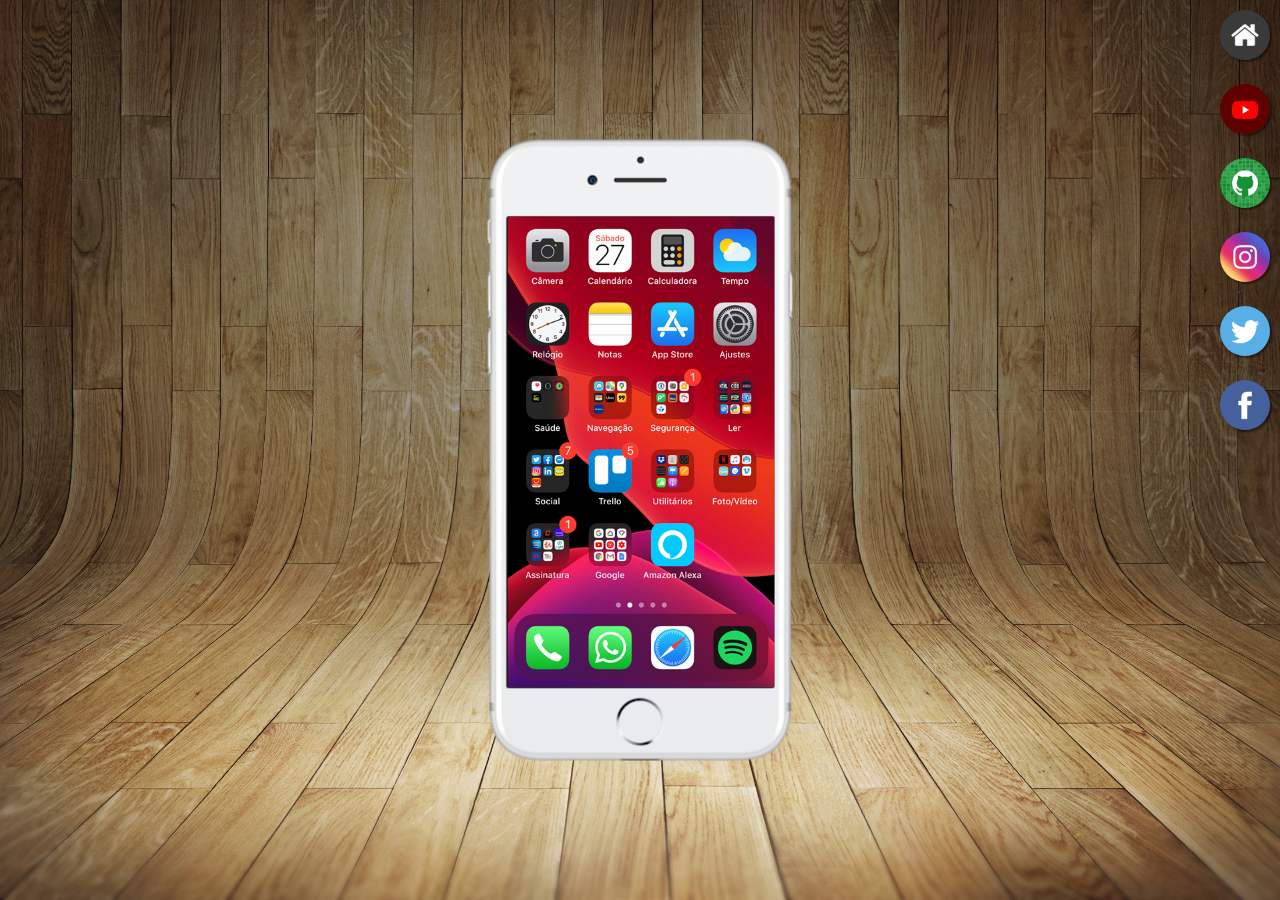
<file: index.html>
<!DOCTYPE html>
<html lang="pt-br">
<head>
    <meta charset="UTF-8">
    <meta name="viewport" content="width=device-width, initial-scale=1.0">
    <title>Projeto Redes Sociais</title>
    <link rel="shortcut icon" href="favicon.ico" type="image/x-icon">
    <link rel="stylesheet" href="estilos/style.css">
</head>
<body>
    <main>
        <section id="telefone">
            <iframe src="home.html" id="tela" name="tela" frameborder="0">
                <p>Seu navegador não é compativel com isso.</p>
            </iframe>

        </section>

        <section id="redes-sociais">
            <a href="home.html" target="tela"><img src="imagens/logo-home.jpg" alt="Home"></a><br>
            <a href="youtuber.html" target="tela"><img src="imagens/logo-youtube.jpg" alt="YouTube"></a><br>
            <a href="github.html" target="tela"><img src="imagens/logo-github.jpg" alt="GitHub"></a><br>
            <a href="instagran.html" target="tela"><img src="imagens/logo-instagram.jpg" alt="Instagram"></a><br>
            <a href="twitter.html" target="tela"><img src="imagens/logo-twitter.jpg" alt="Twitter"></a><br>
            <a href="facebook.html" target="tela"><img src="imagens/logo-facebook.jpg" alt="Facebook"></a><br>

        </section>
    </main>

    
</body>
</html>
</file>
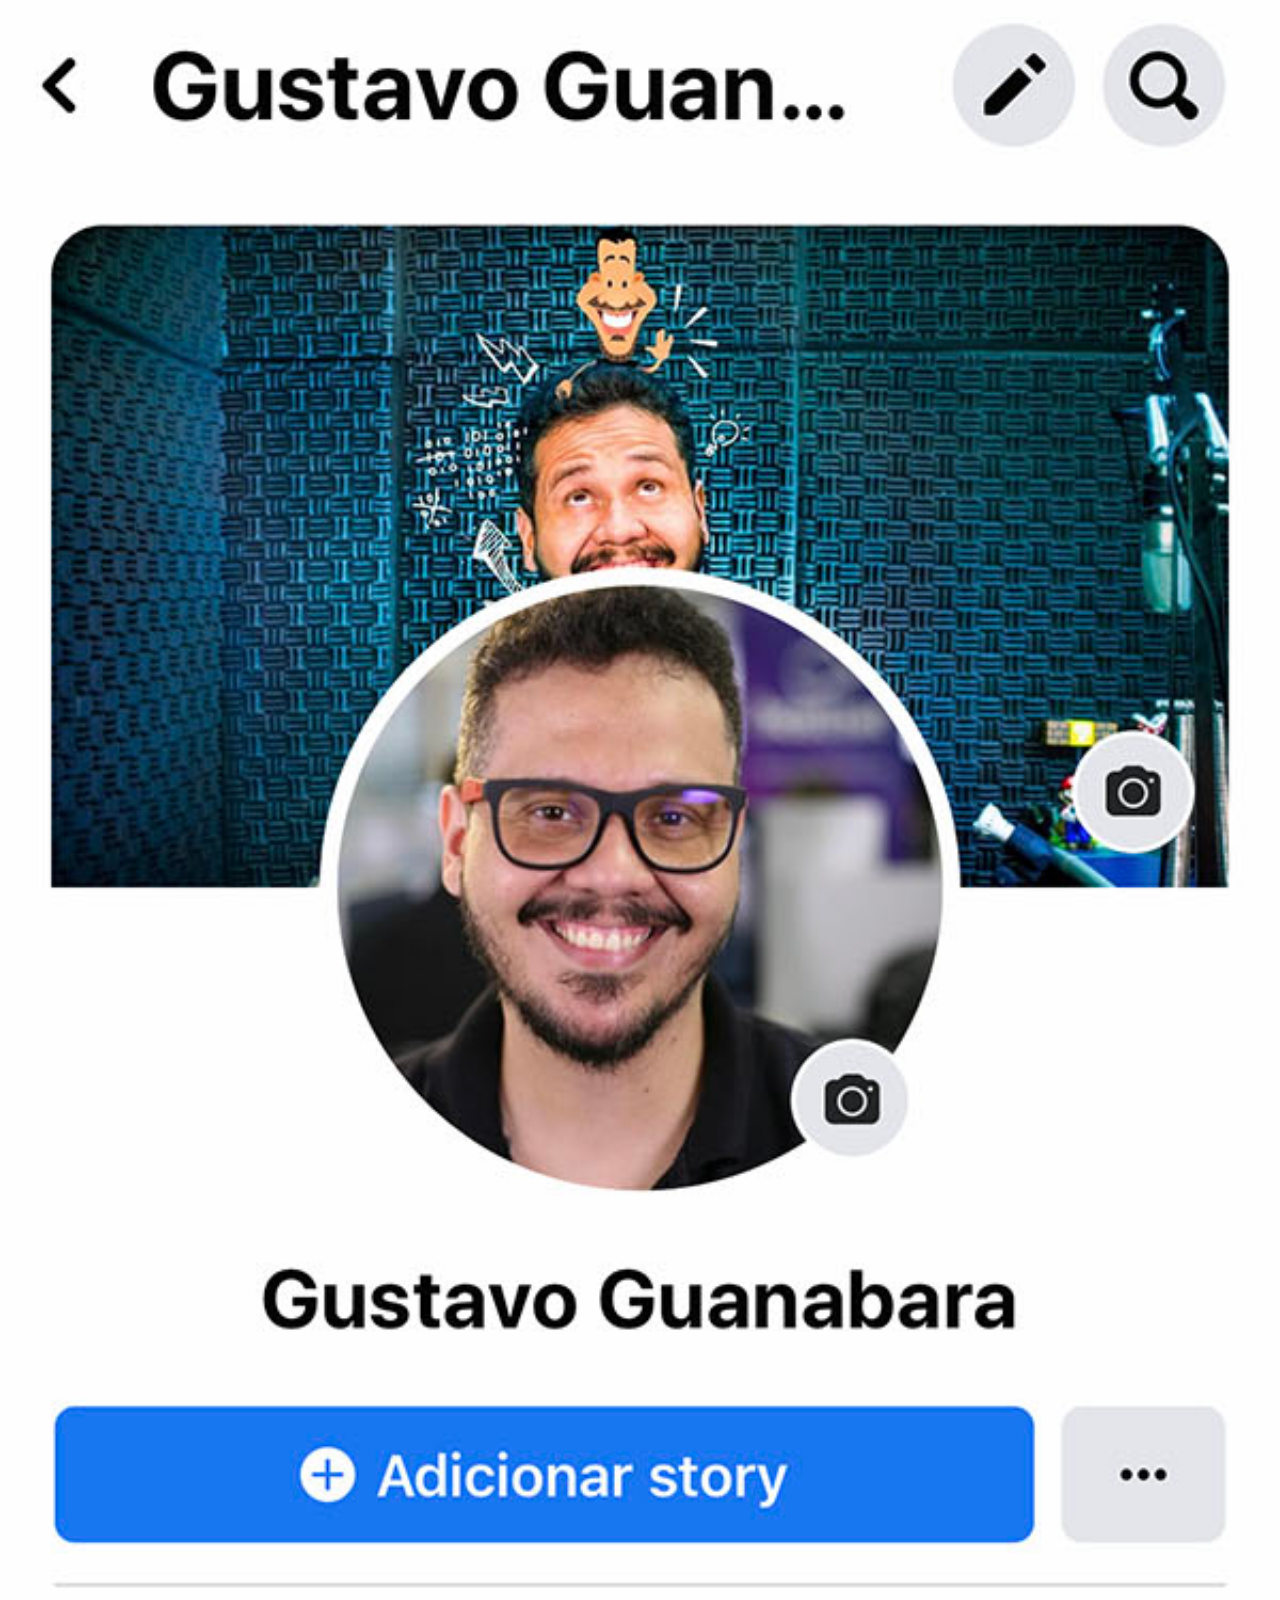
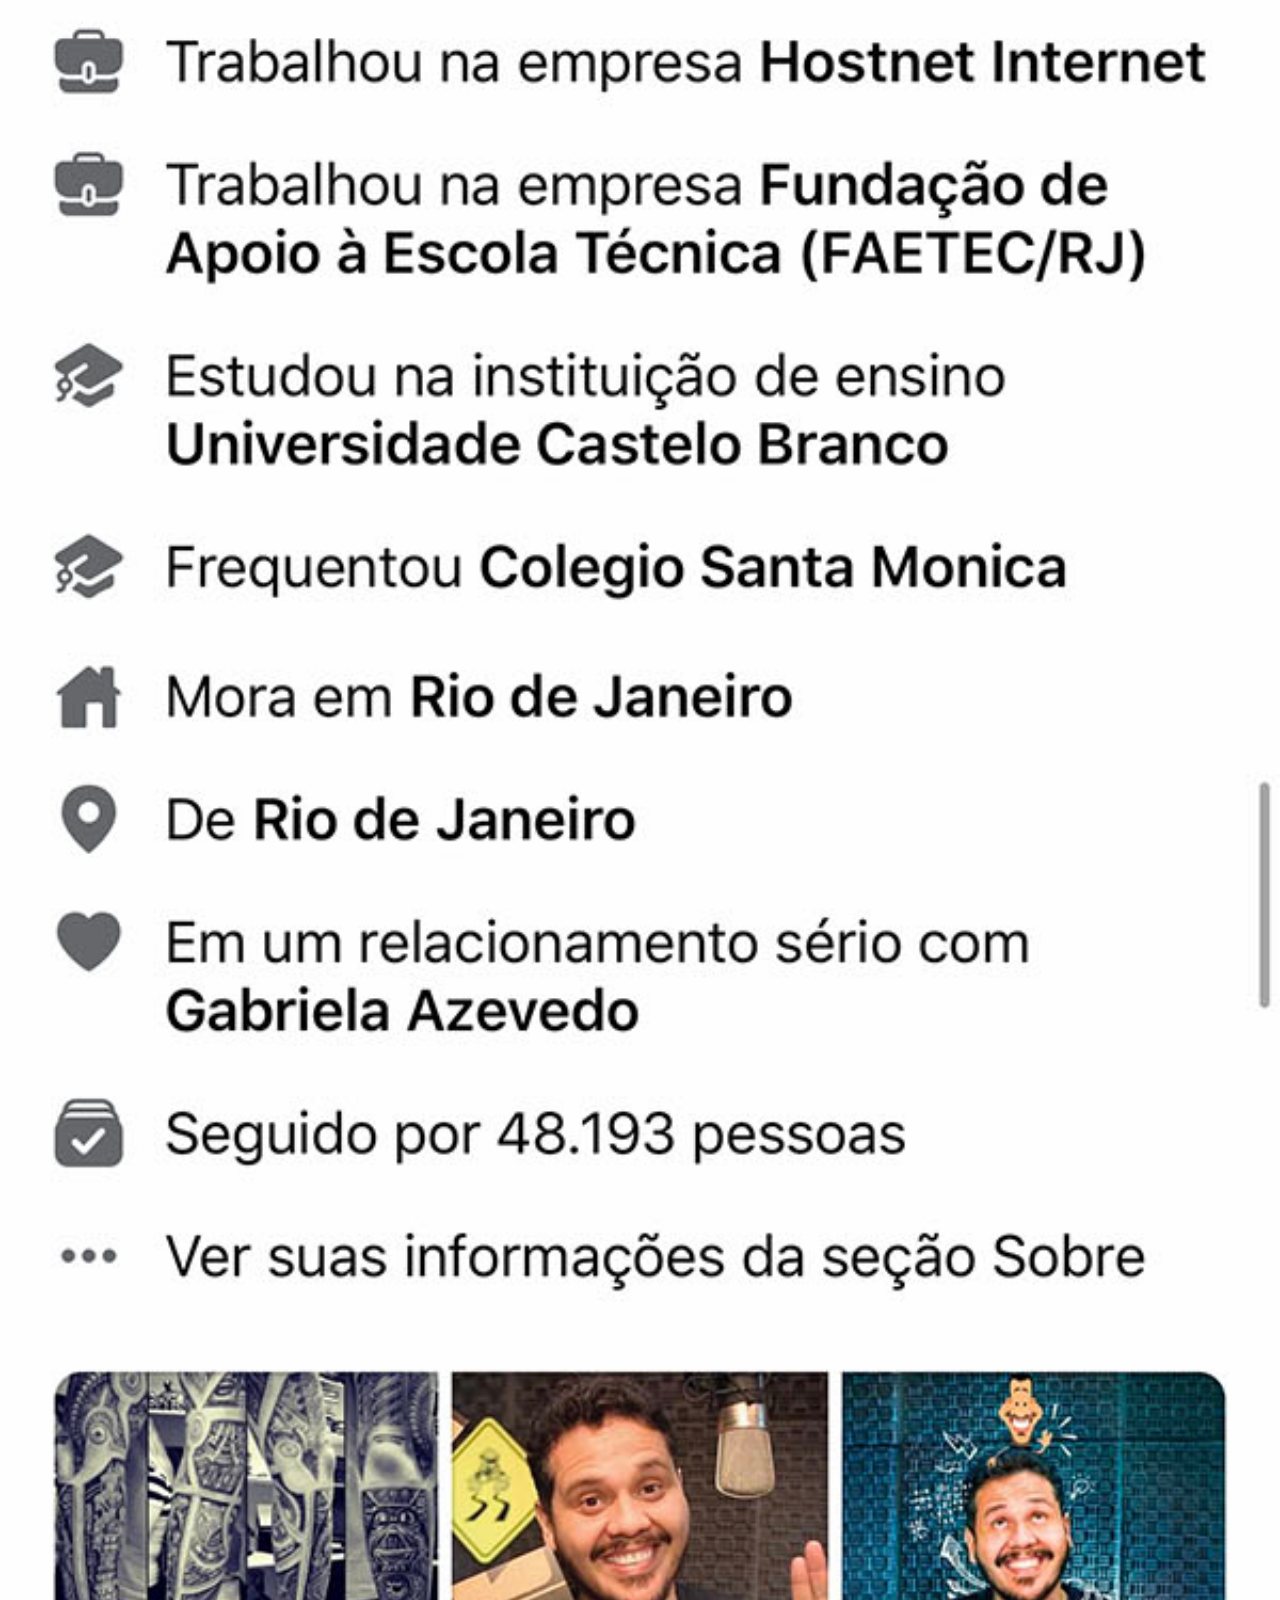
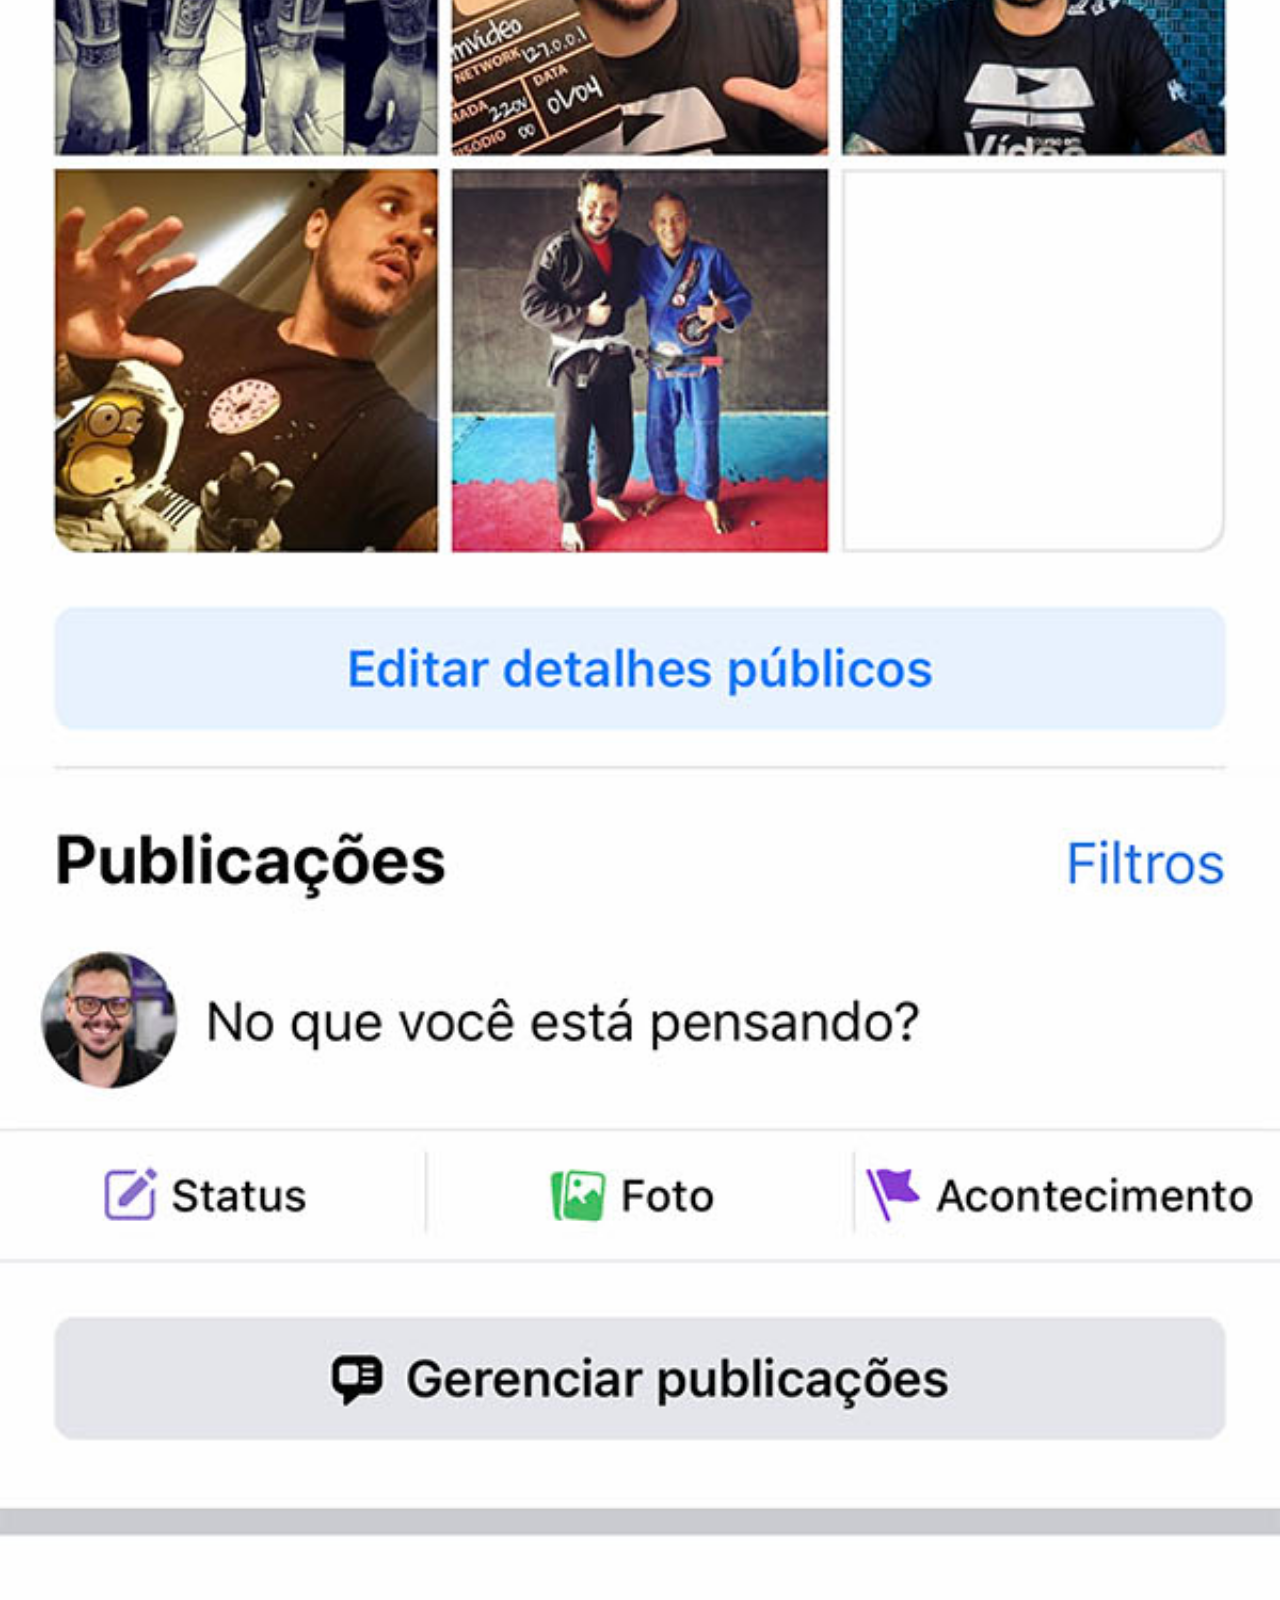
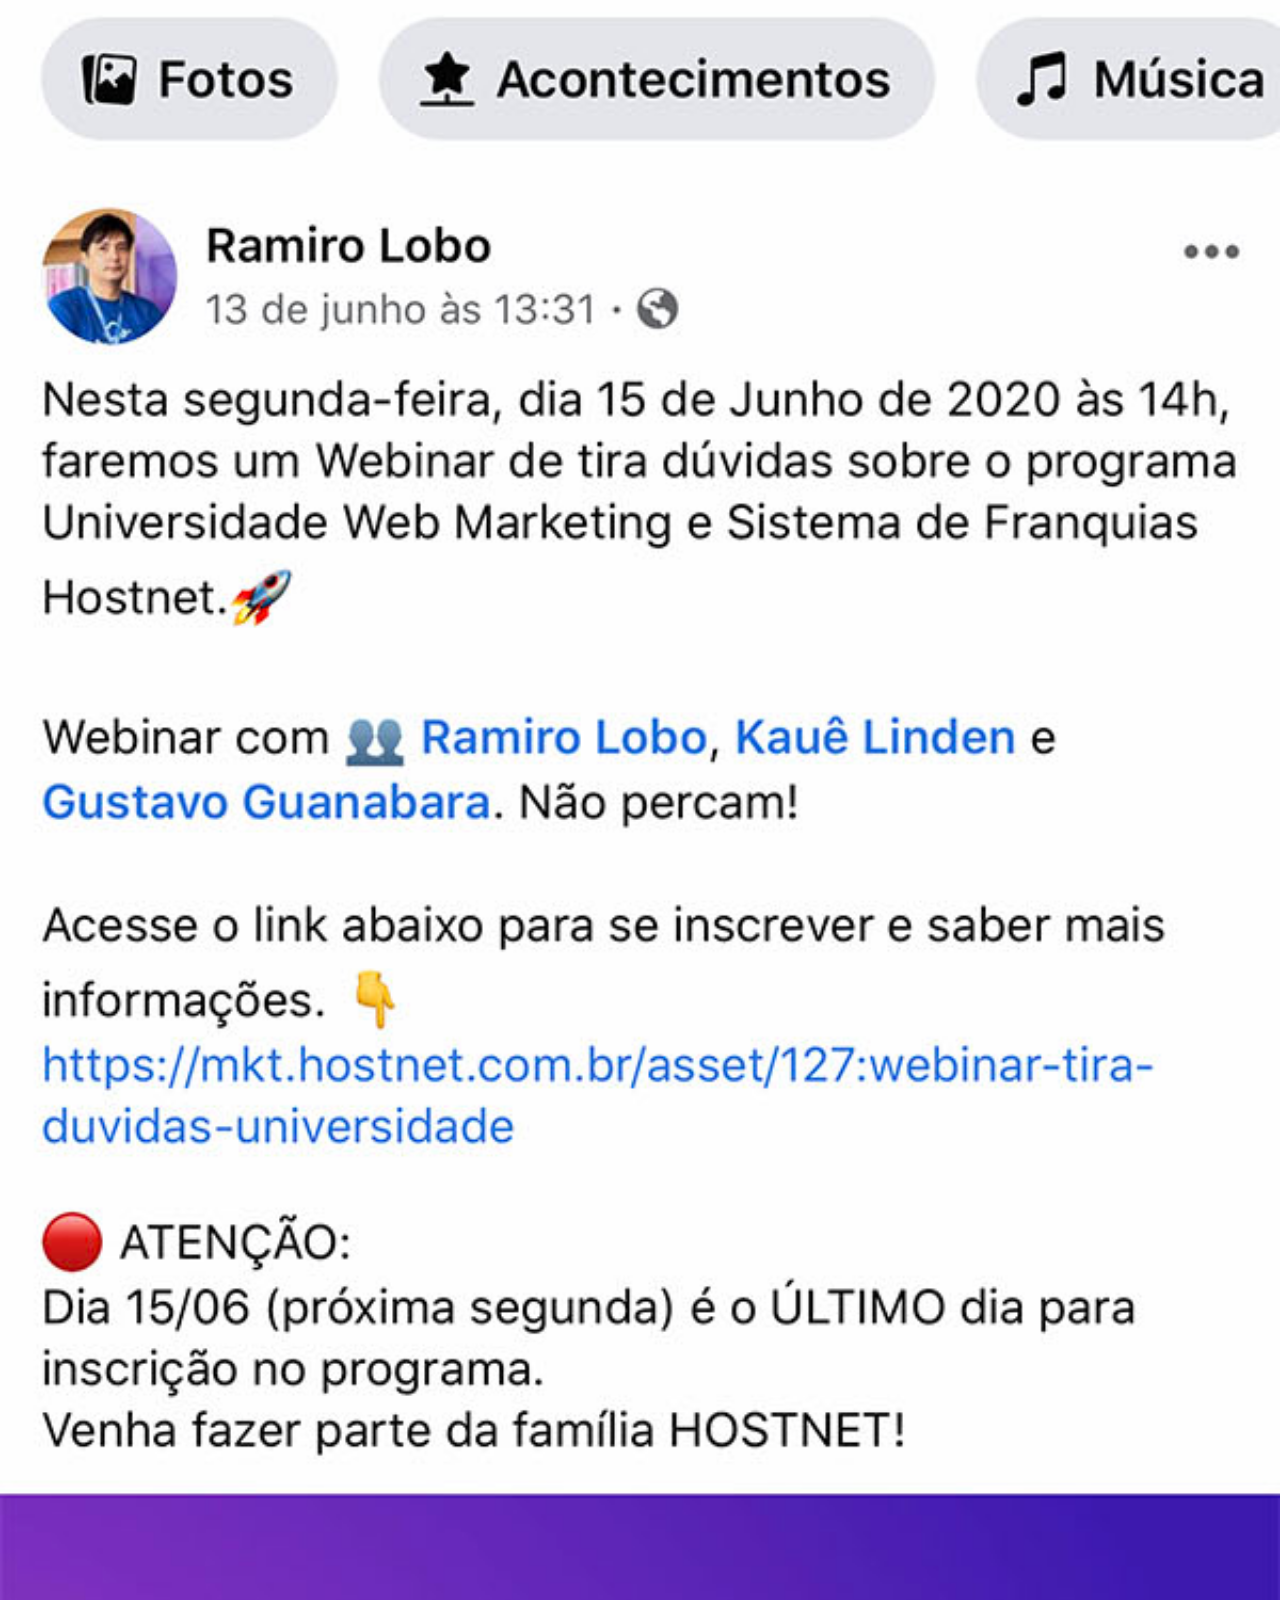
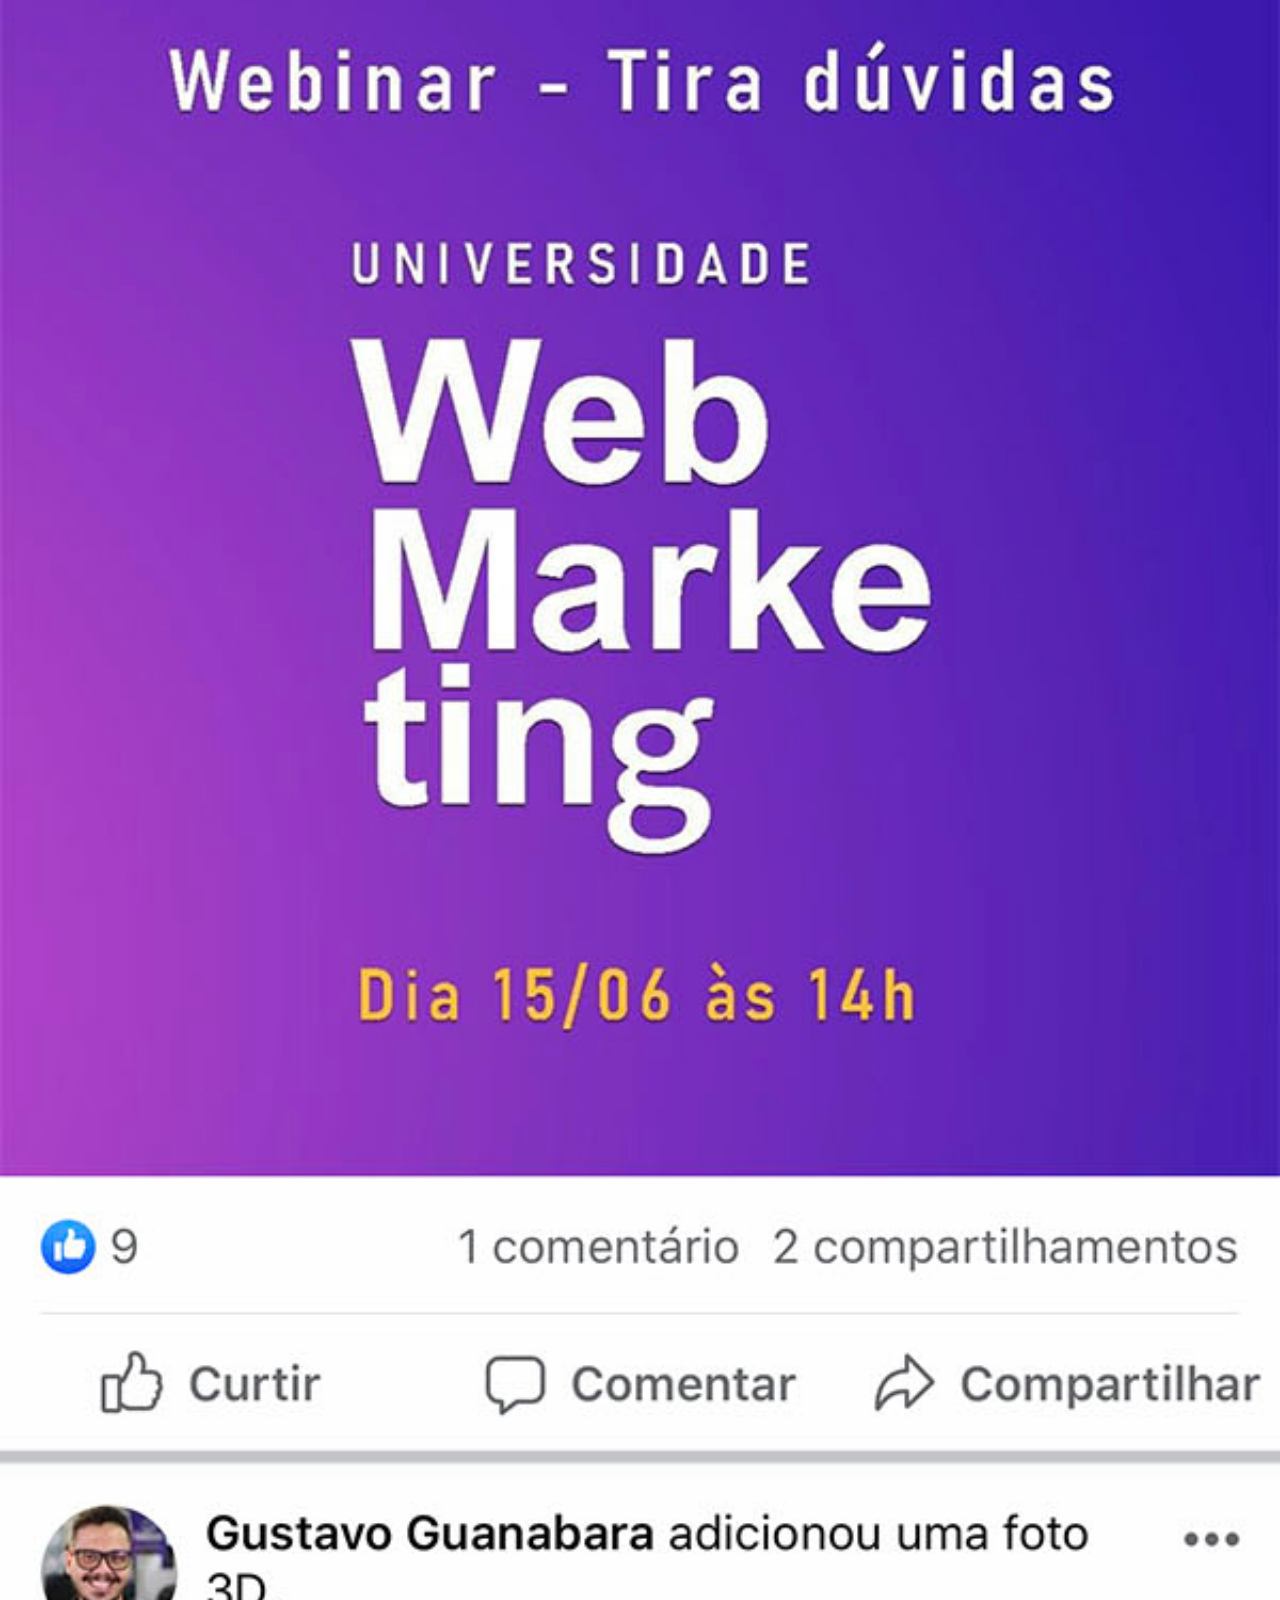
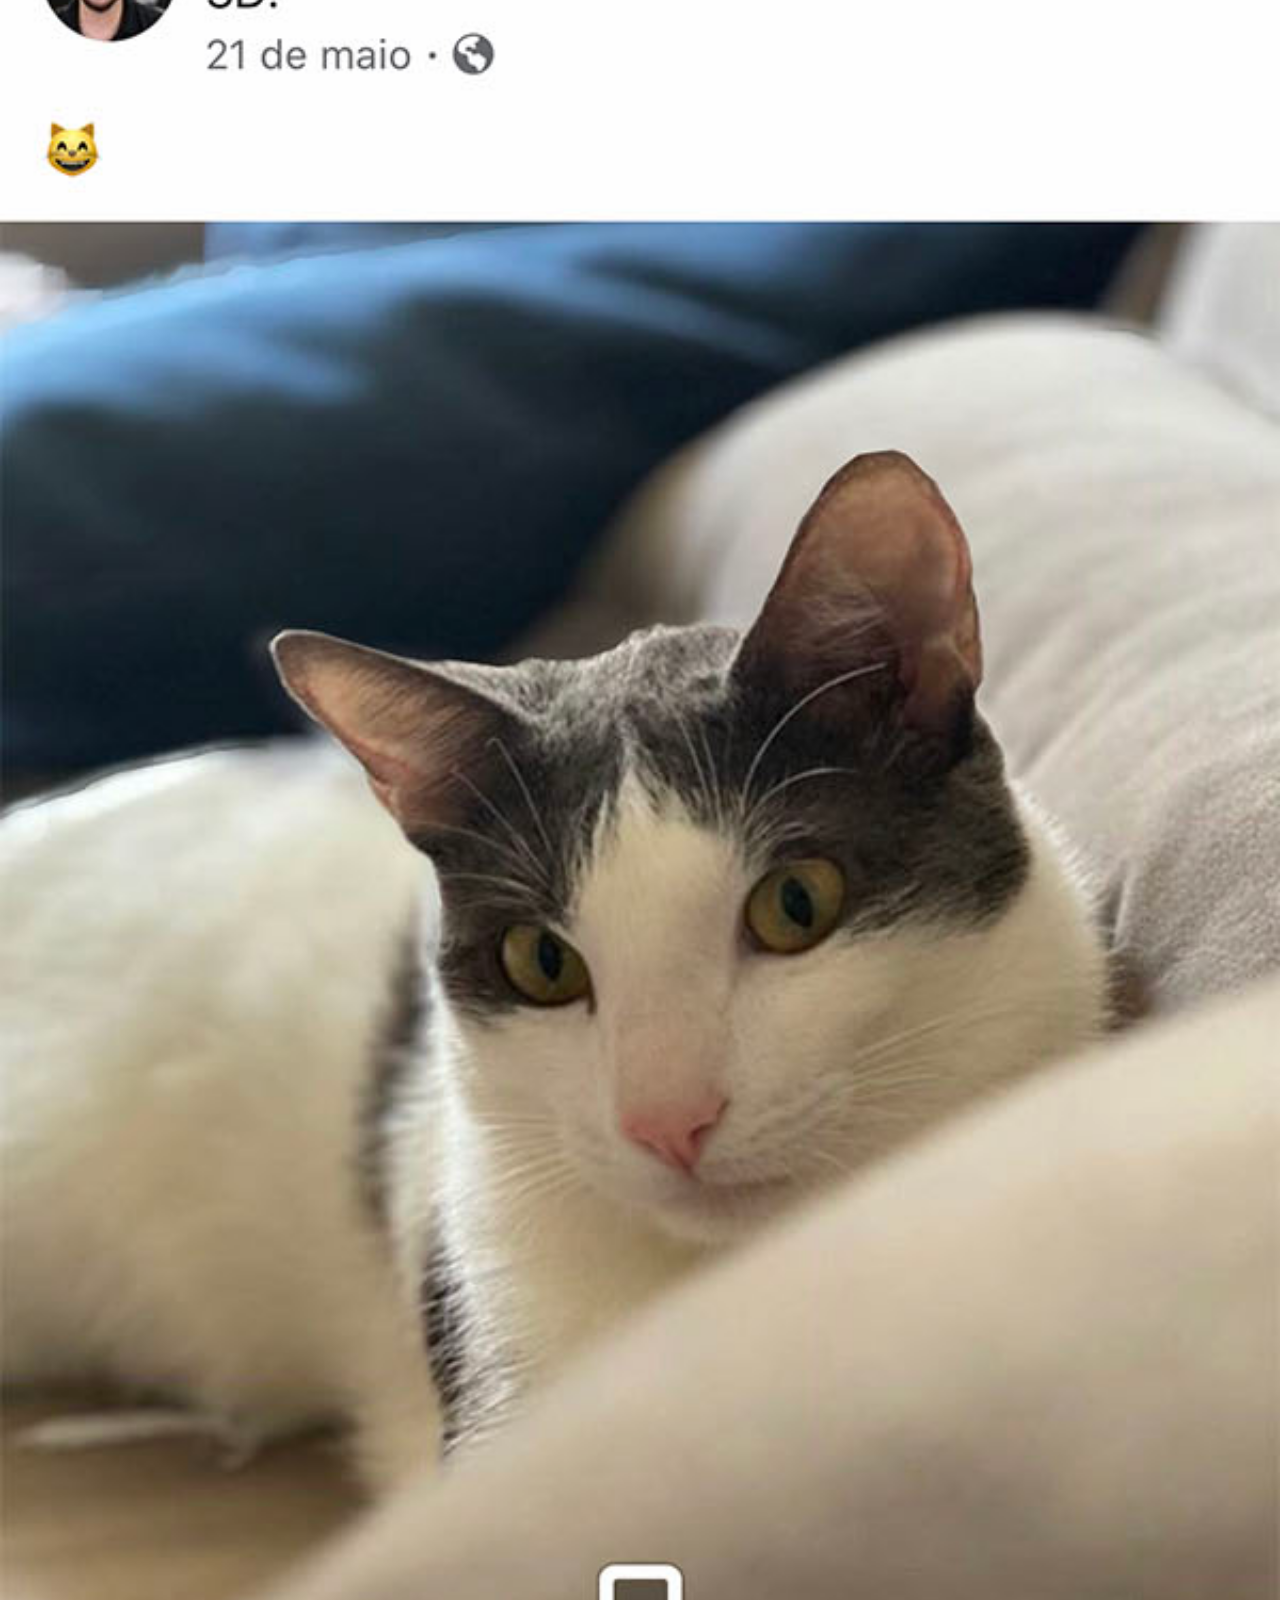
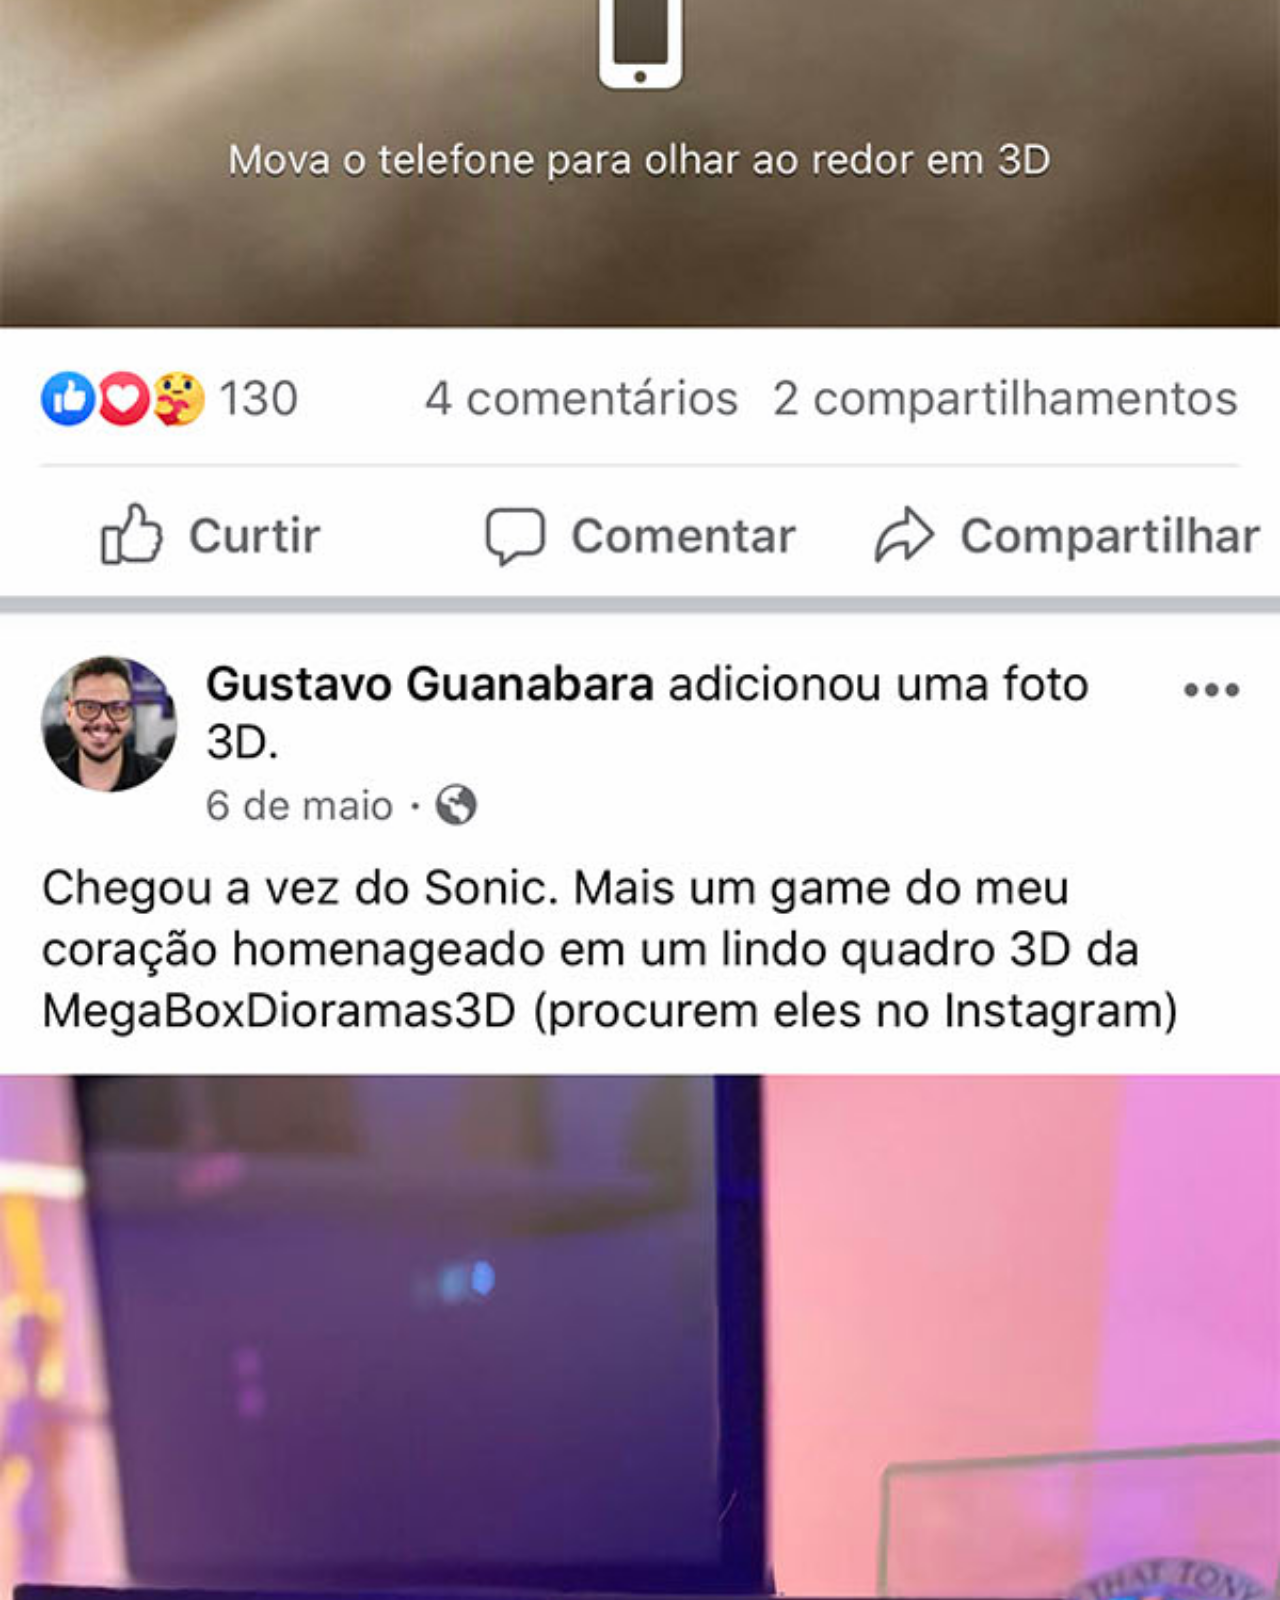
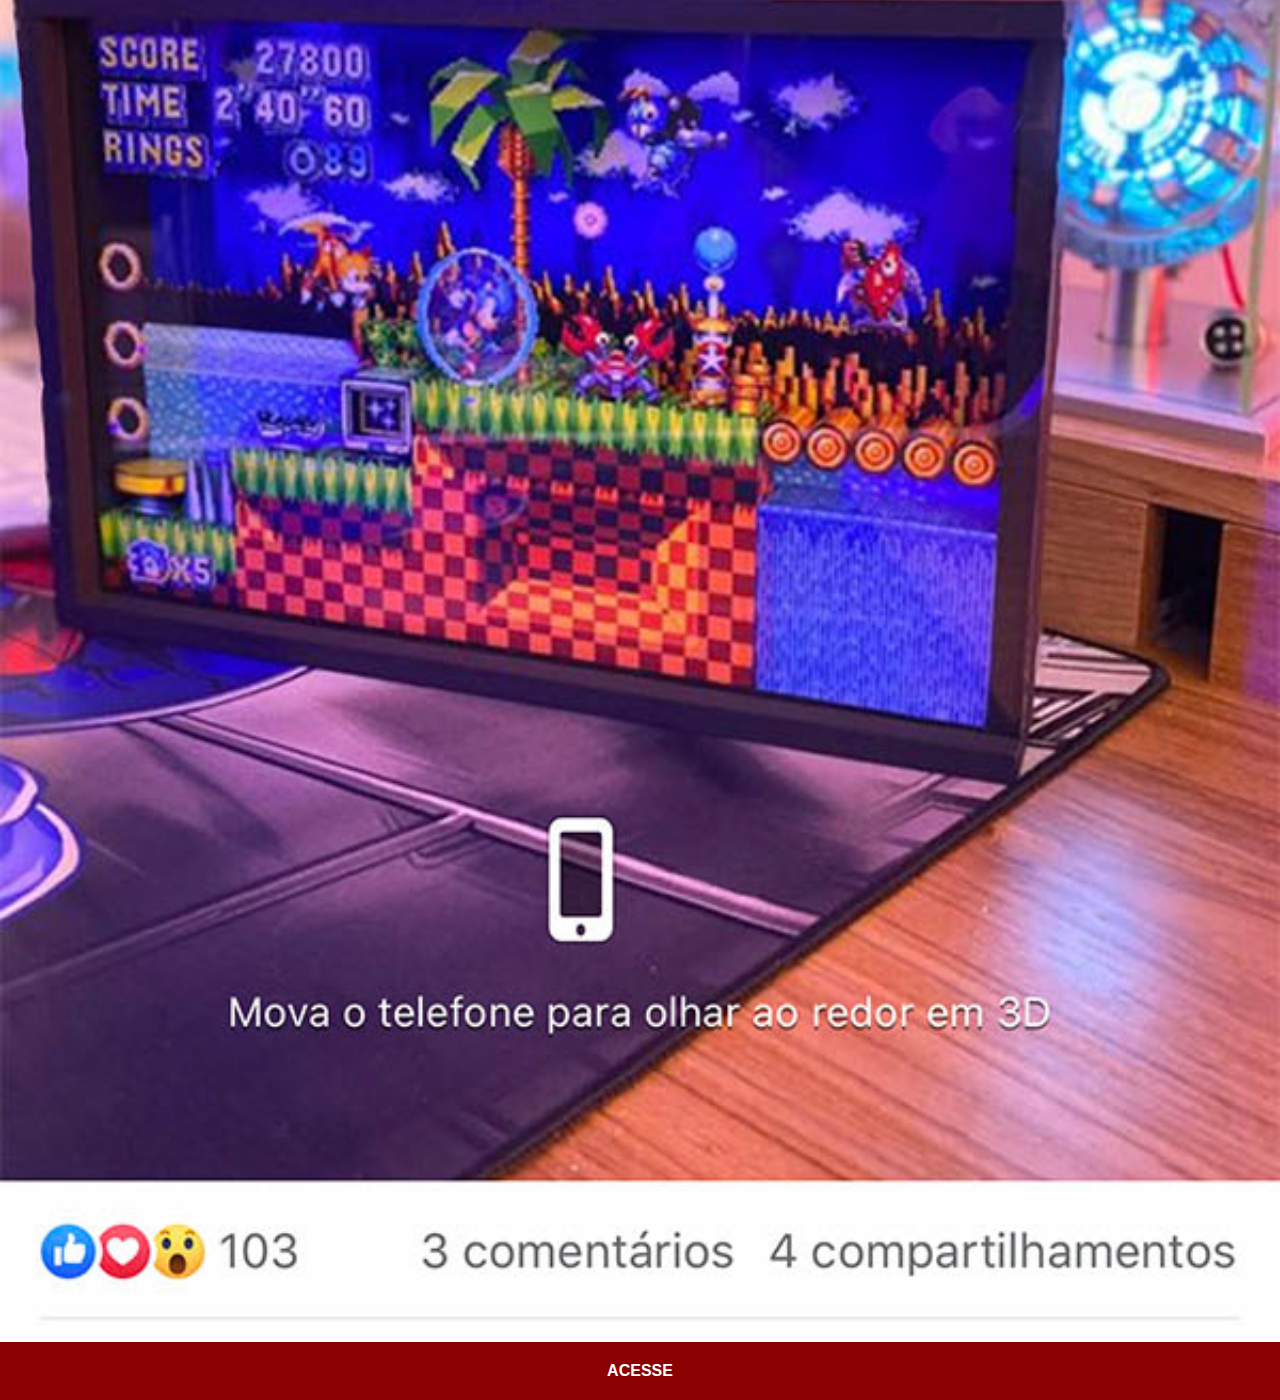
<file: facebook.html>
<!DOCTYPE html>
<html lang="pt-br">
<head>
    <meta charset="UTF-8">
    <meta name="viewport" content="width=device-width, initial-scale=1.0">
    <title>Document</title>
    <link rel="stylesheet" href="estilos/social.css">
</head>
<body>
    <img src="imagens/tela-facebook.jpg" alt="Facebook">
    <a href="https://www.facebook.com/gustavoguanabara?locale=pt_BR" target="_blank">ACESSE</a>
    
</body>
</html>
</file>
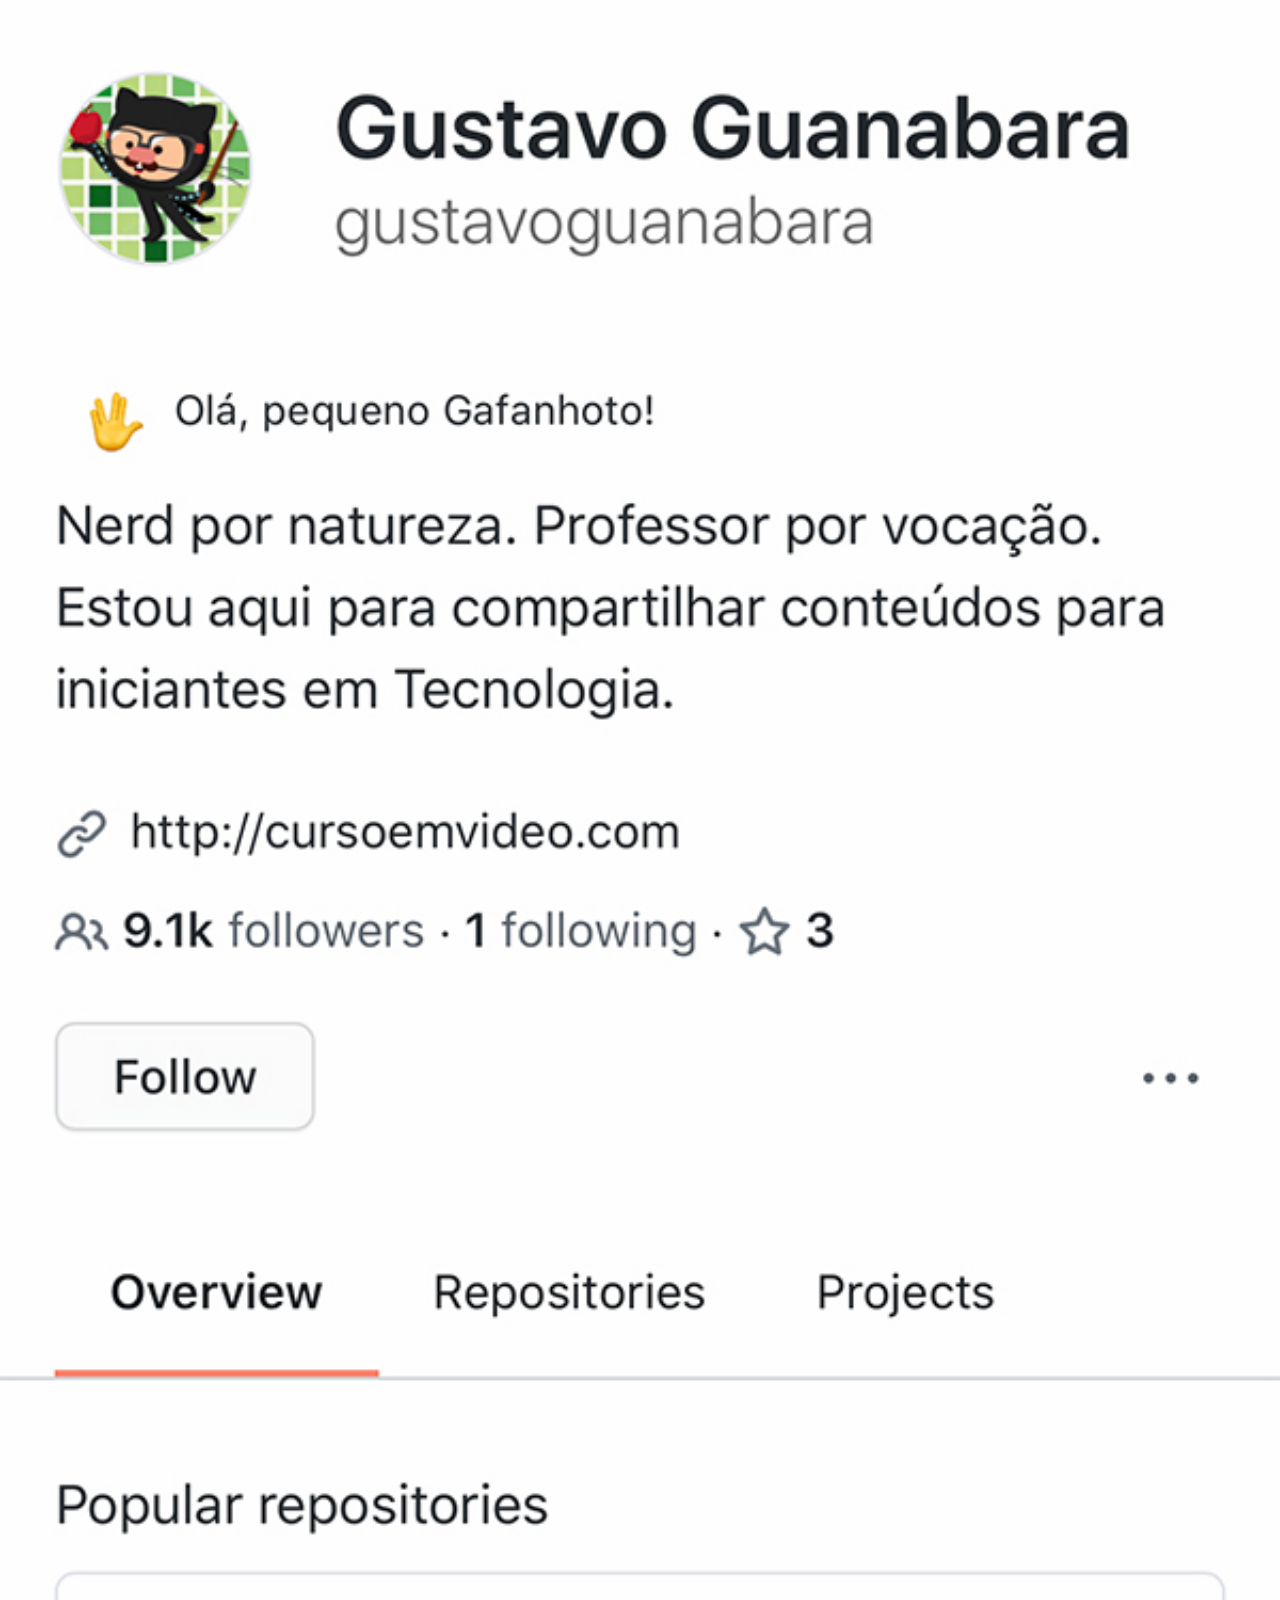
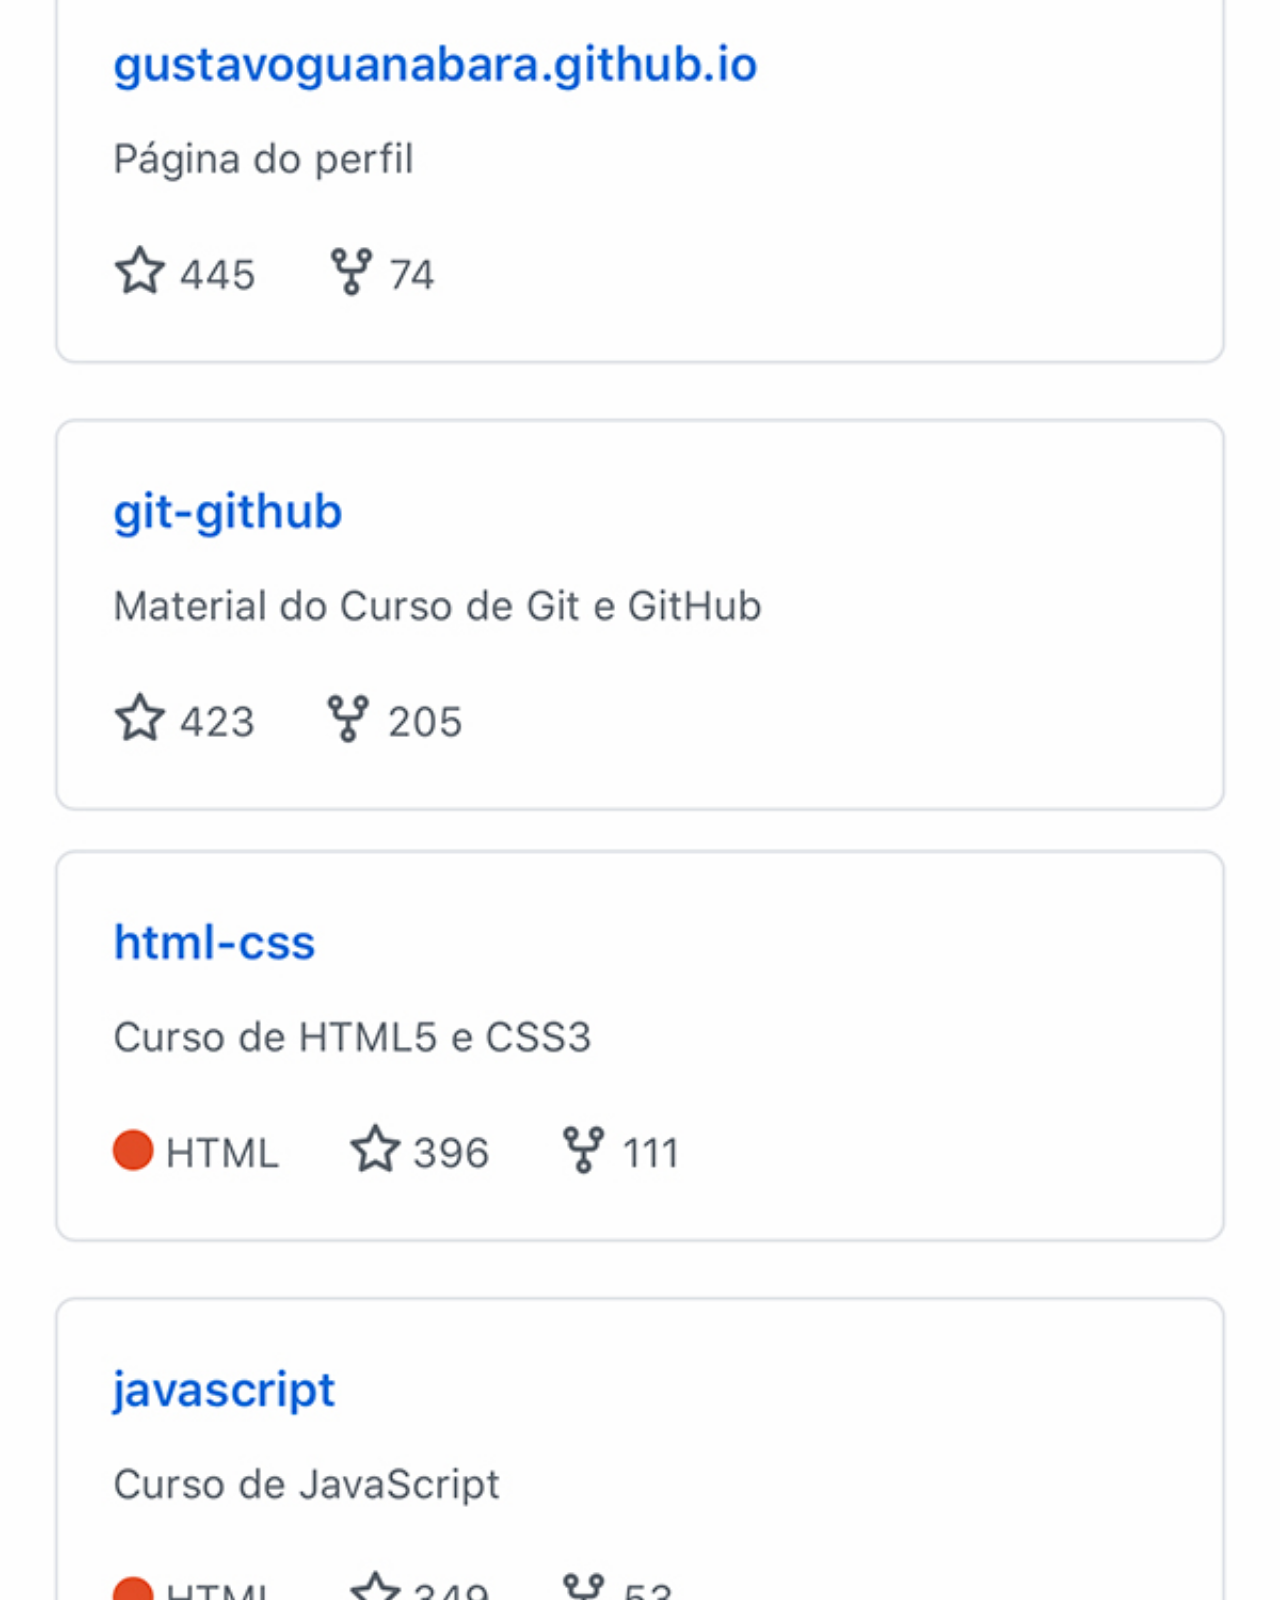
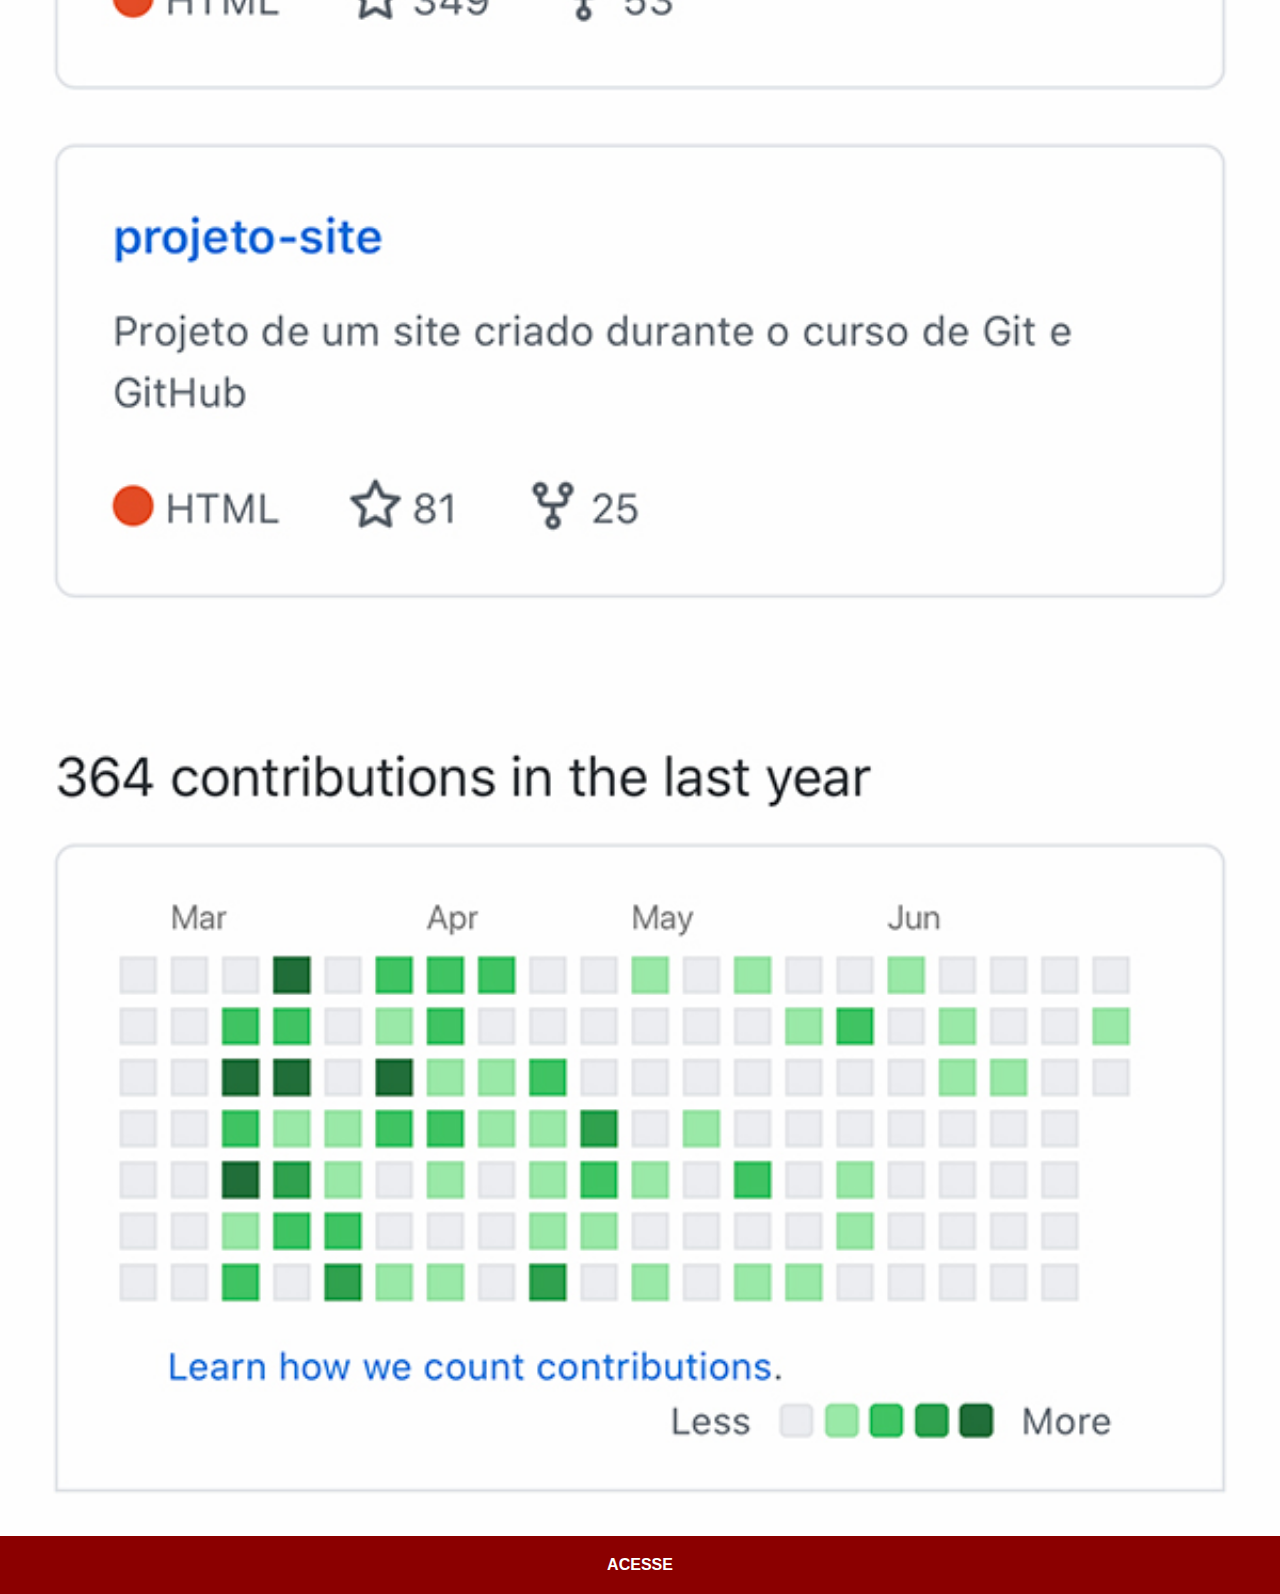
<file: github.html>
<!DOCTYPE html>
<html lang="en">
<head>
    <meta charset="UTF-8">
    <meta name="viewport" content="width=device-width, initial-scale=1.0">
    <title>GitHub</title>
    <link rel="stylesheet" href="estilos/social.css">
</head>
<body>
    <img src="imagens/tela-github.jpg" alt="GitHub">
    <a href="https://github.com/gustavoguanabara" target="_blank">ACESSE</a>
    
</body>
</html>
</file>
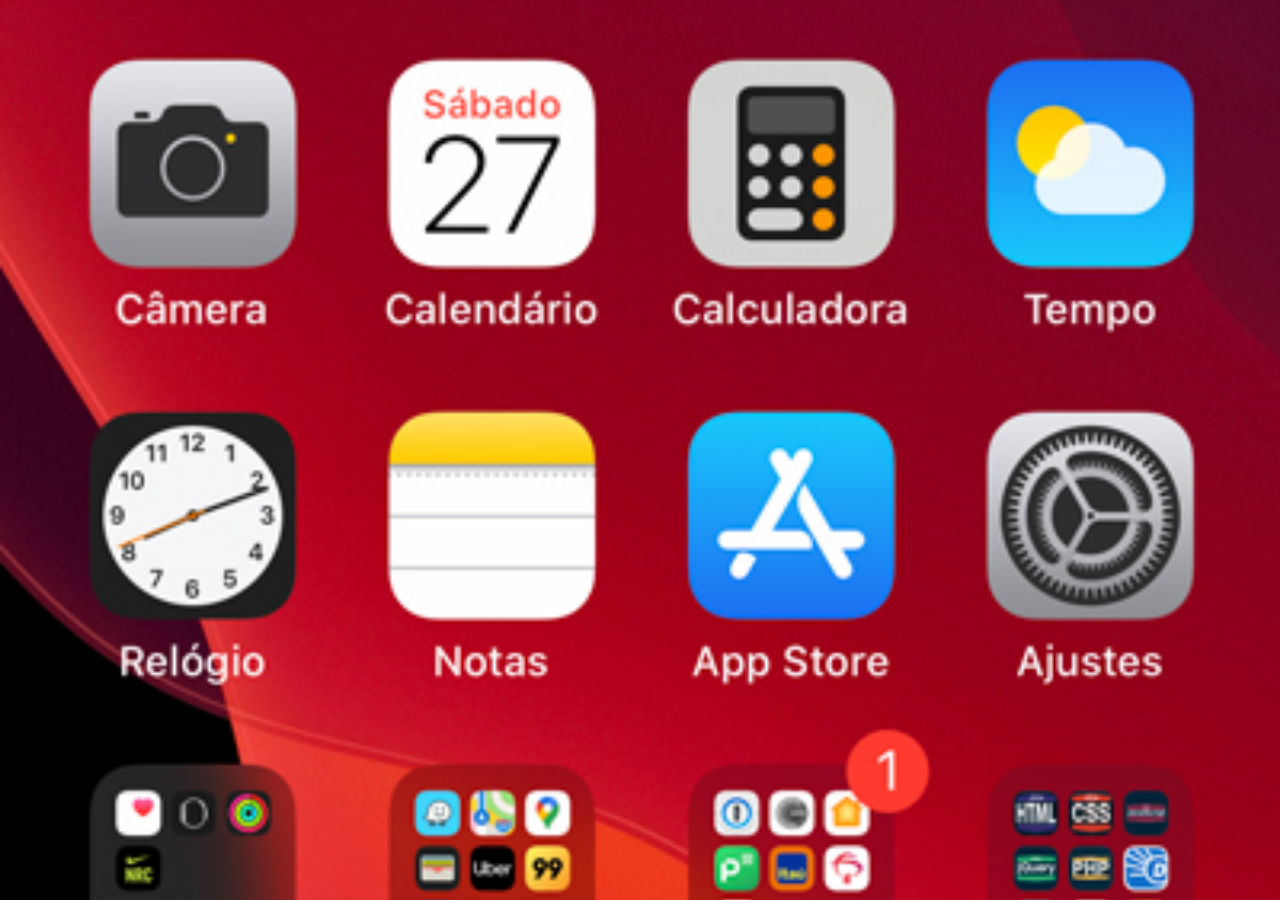
<file: home.html>
<!DOCTYPE html>
<html lang="pt-br">
<head>
    <meta charset="UTF-8">
    <meta name="viewport" content="width=device-width, initial-scale=1.0">
    <title>home</title>
    <style>
        * {
            margin: 0px;
            padding: 0px;
            
        }
        body {
            height: 100vh;
            width: 100vw;
            background: black url('imagens/tela-home.jpg') no-repeat top center;
            background-size: cover;
        }
    </style>
</head>
<body>
    
</body>
</html>
</file>
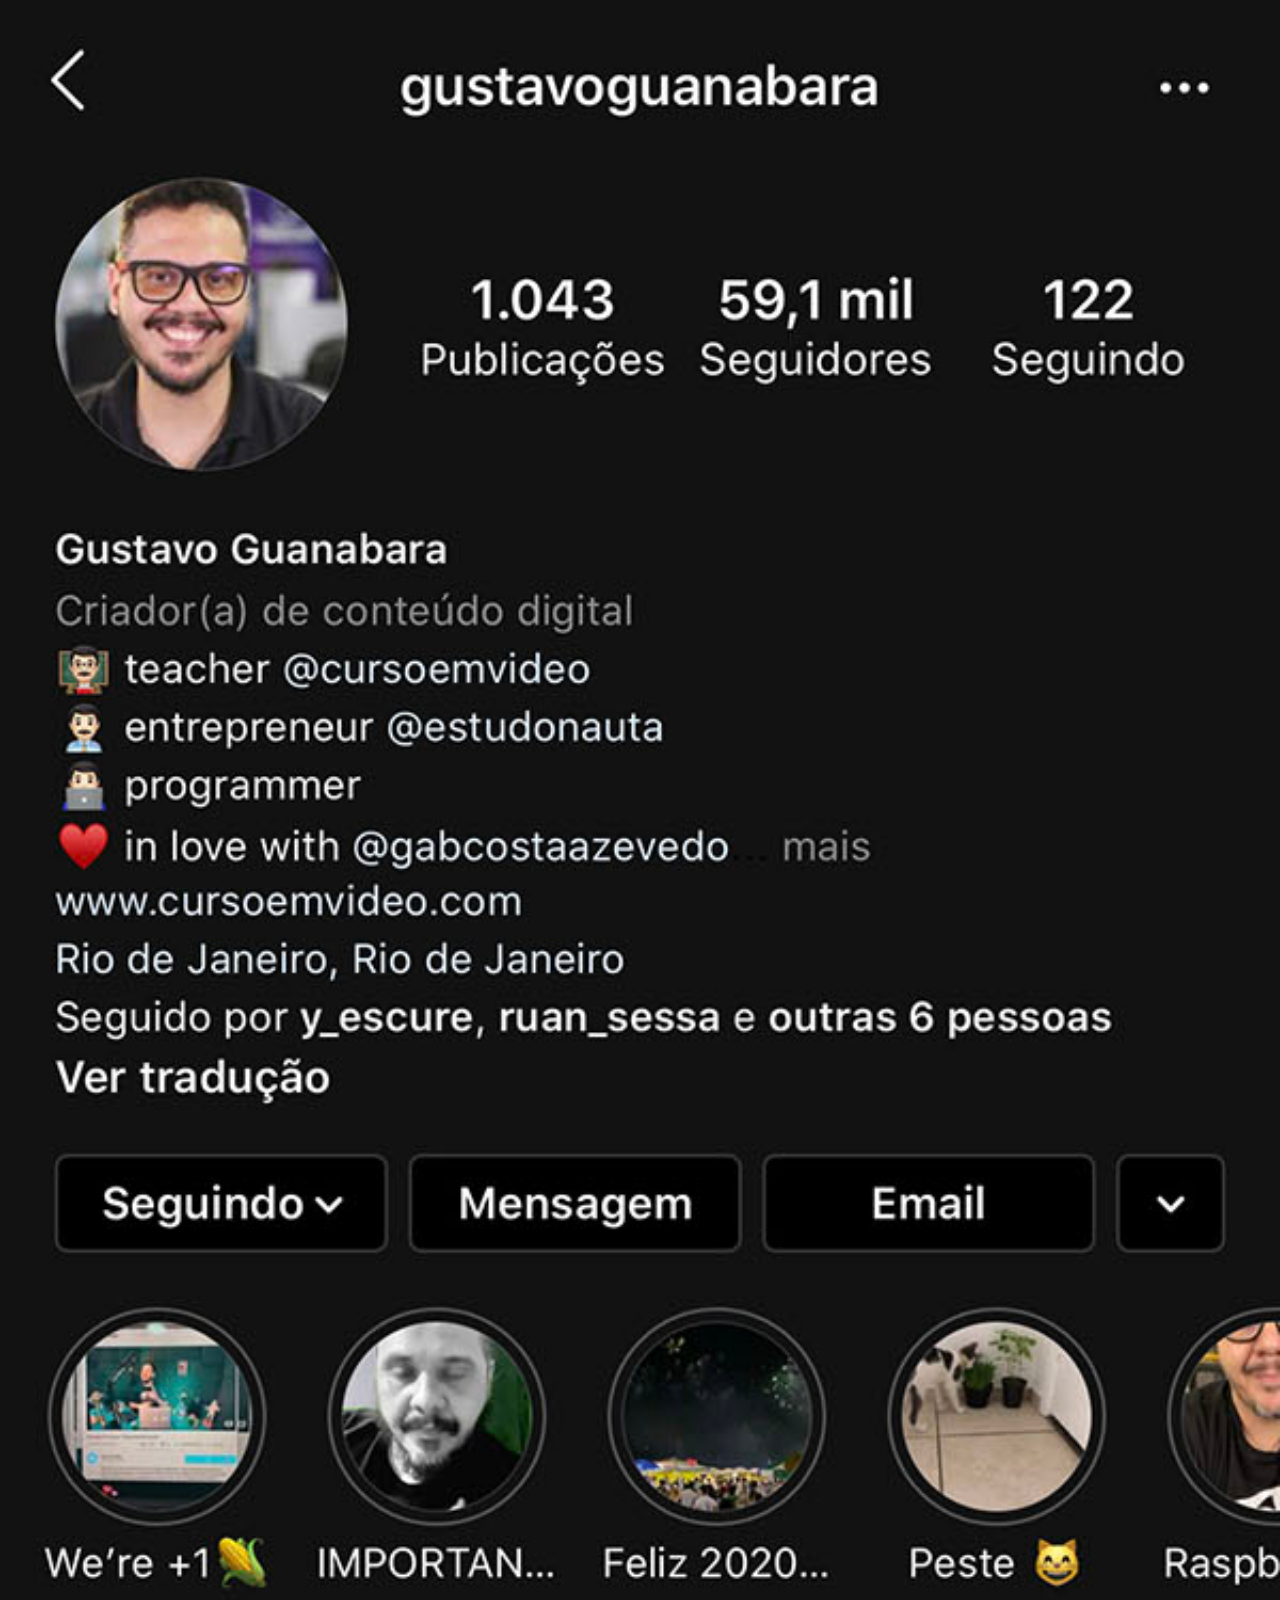
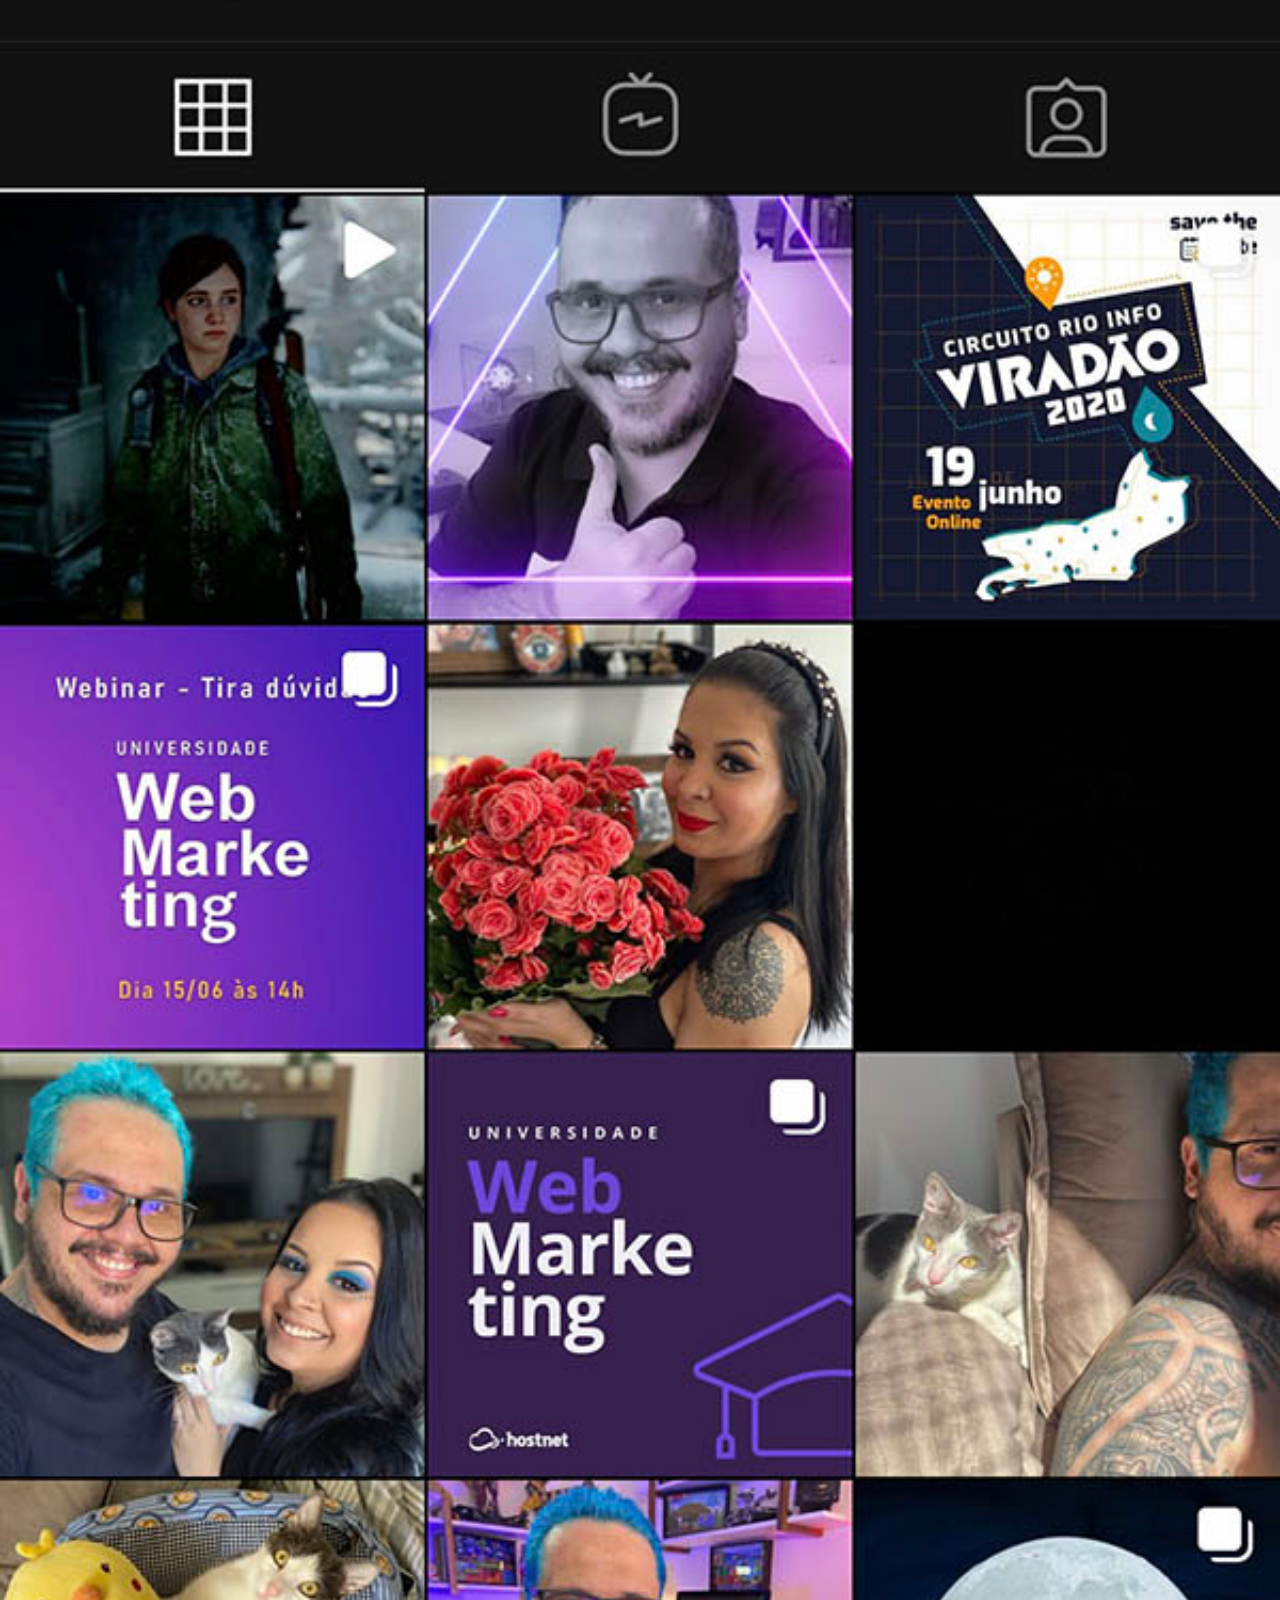
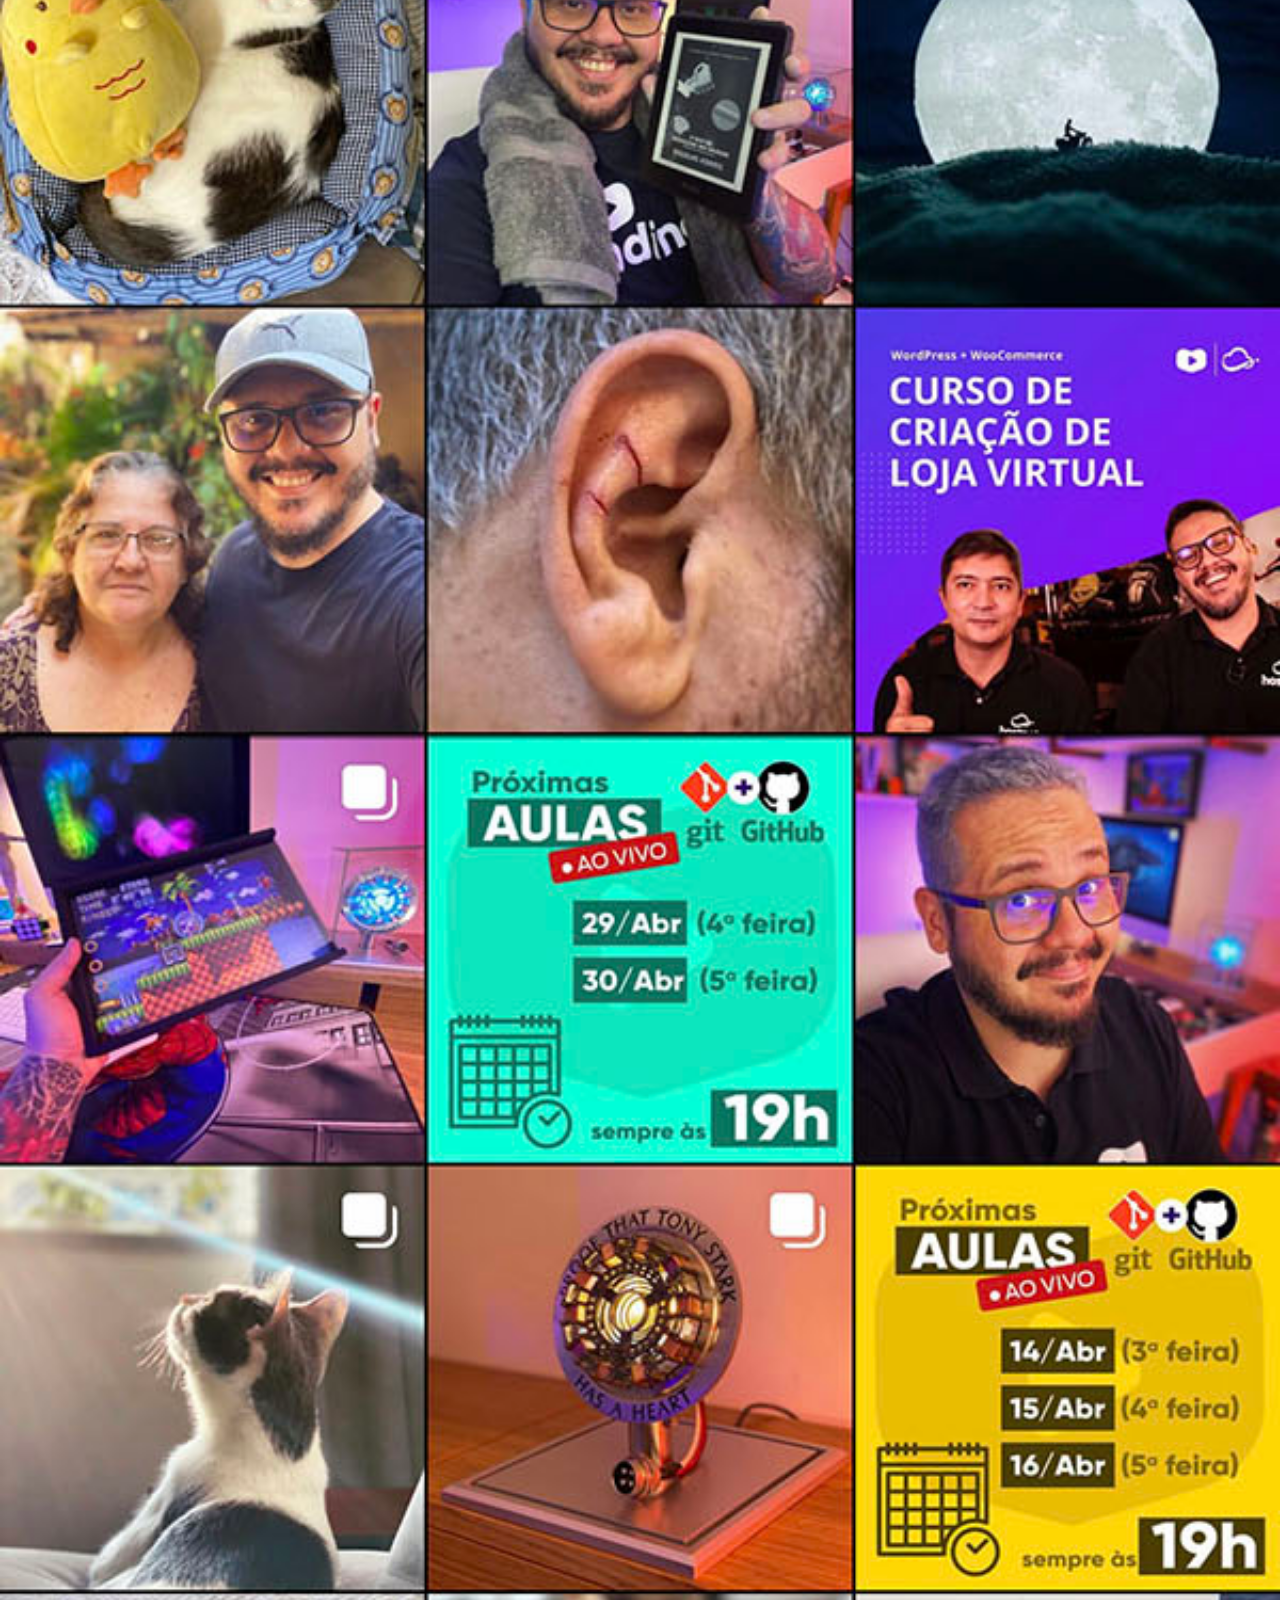
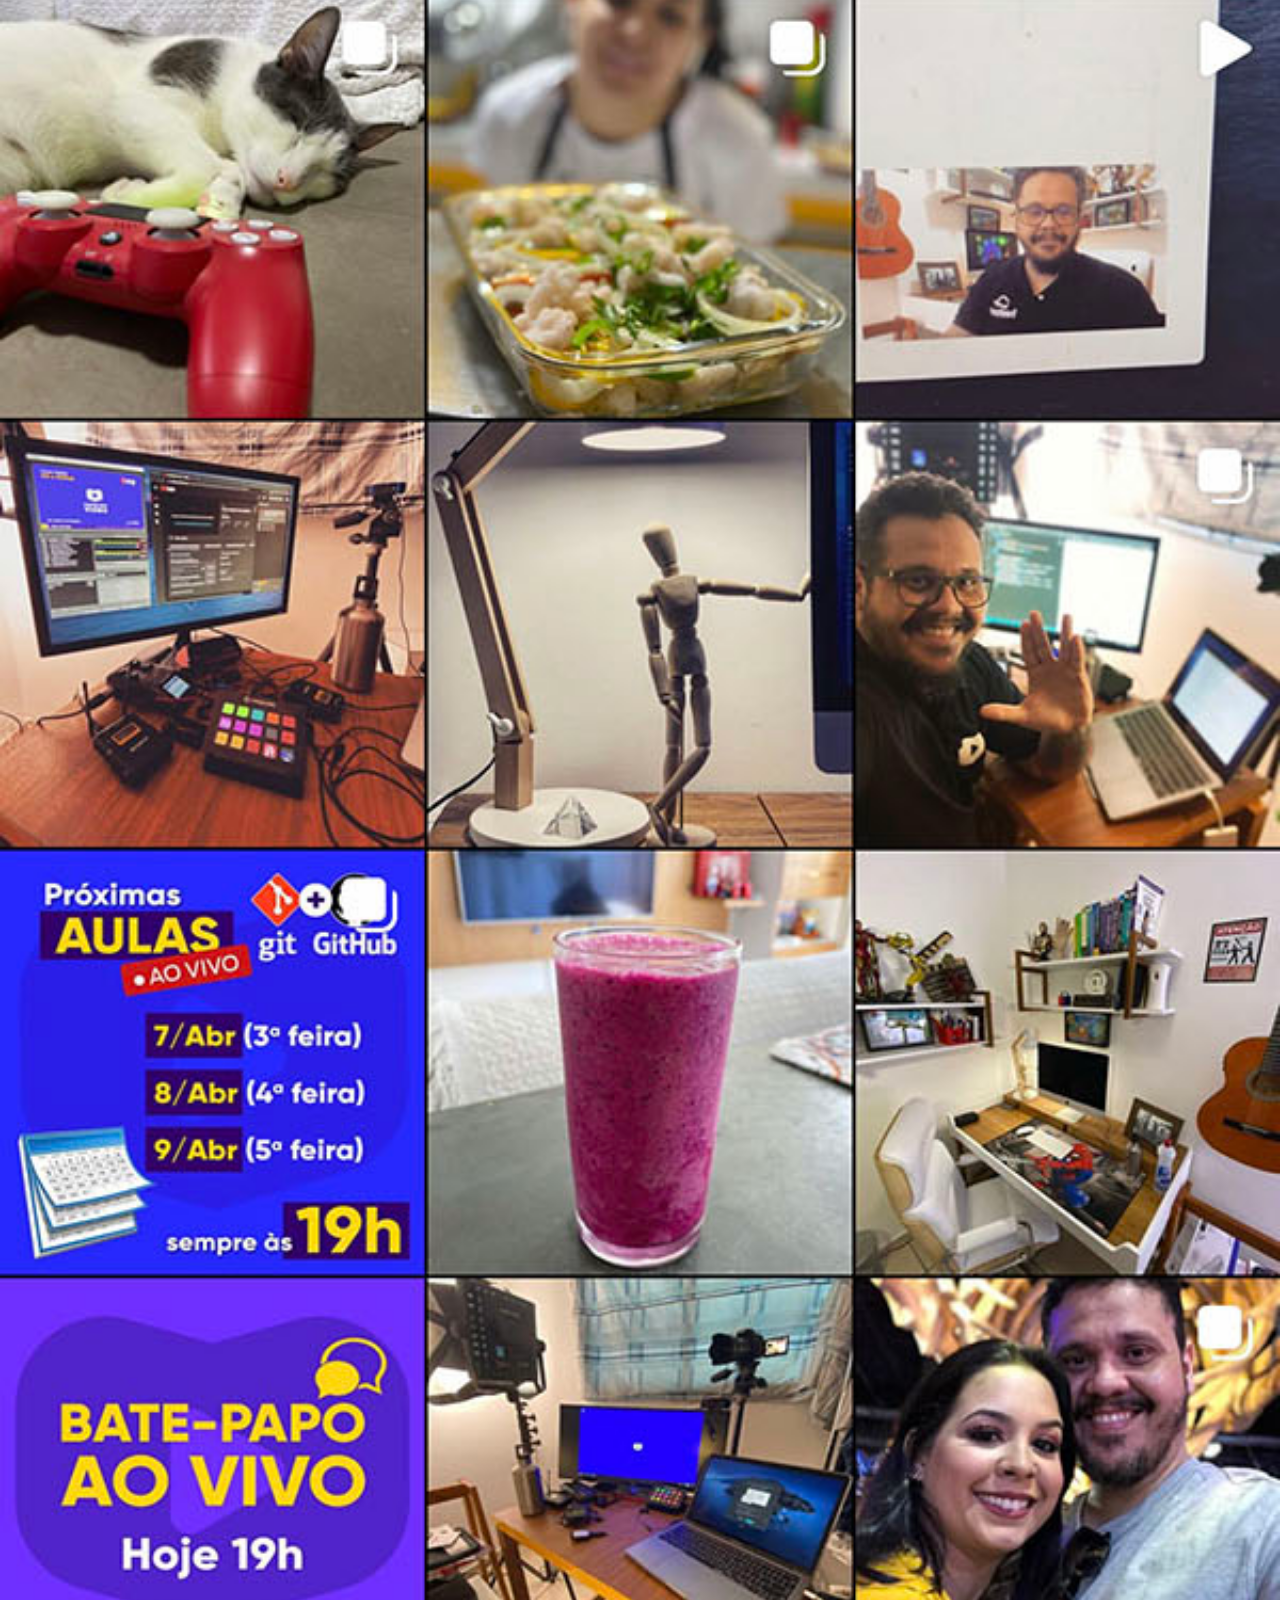
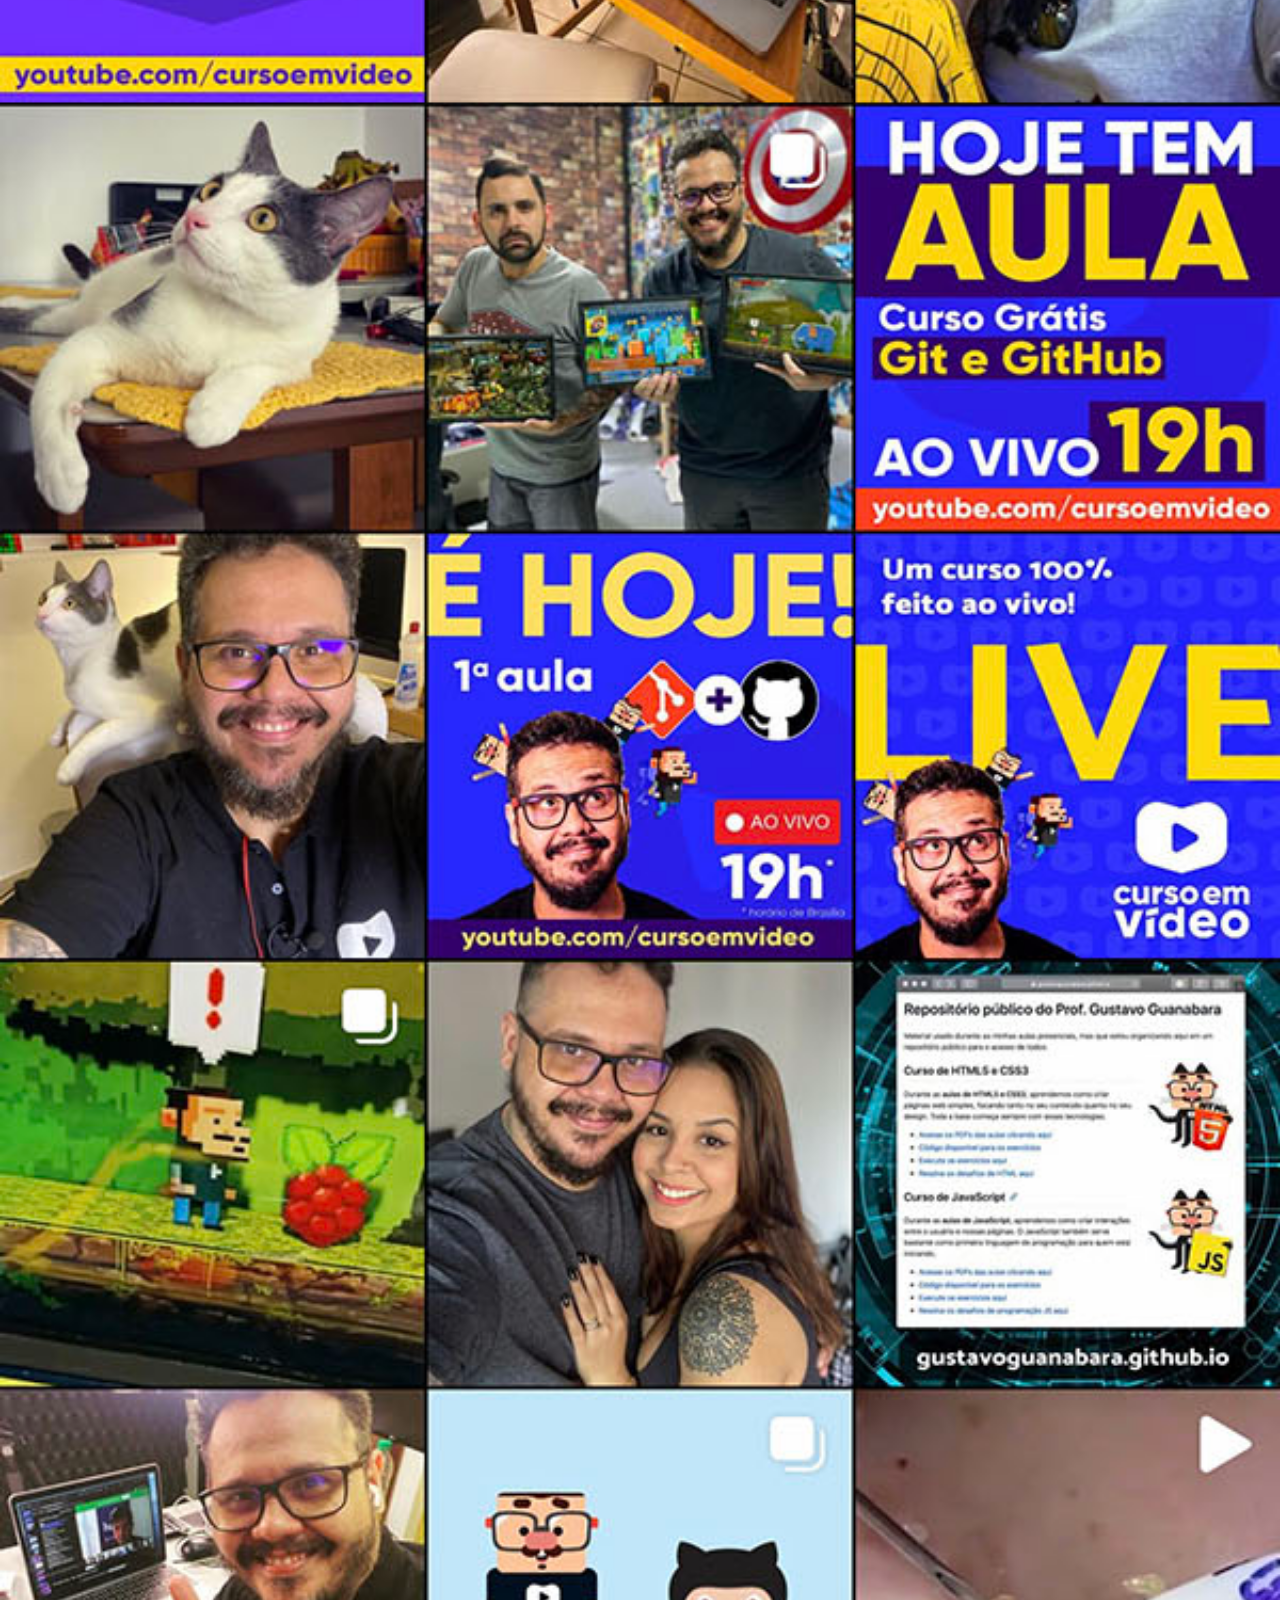
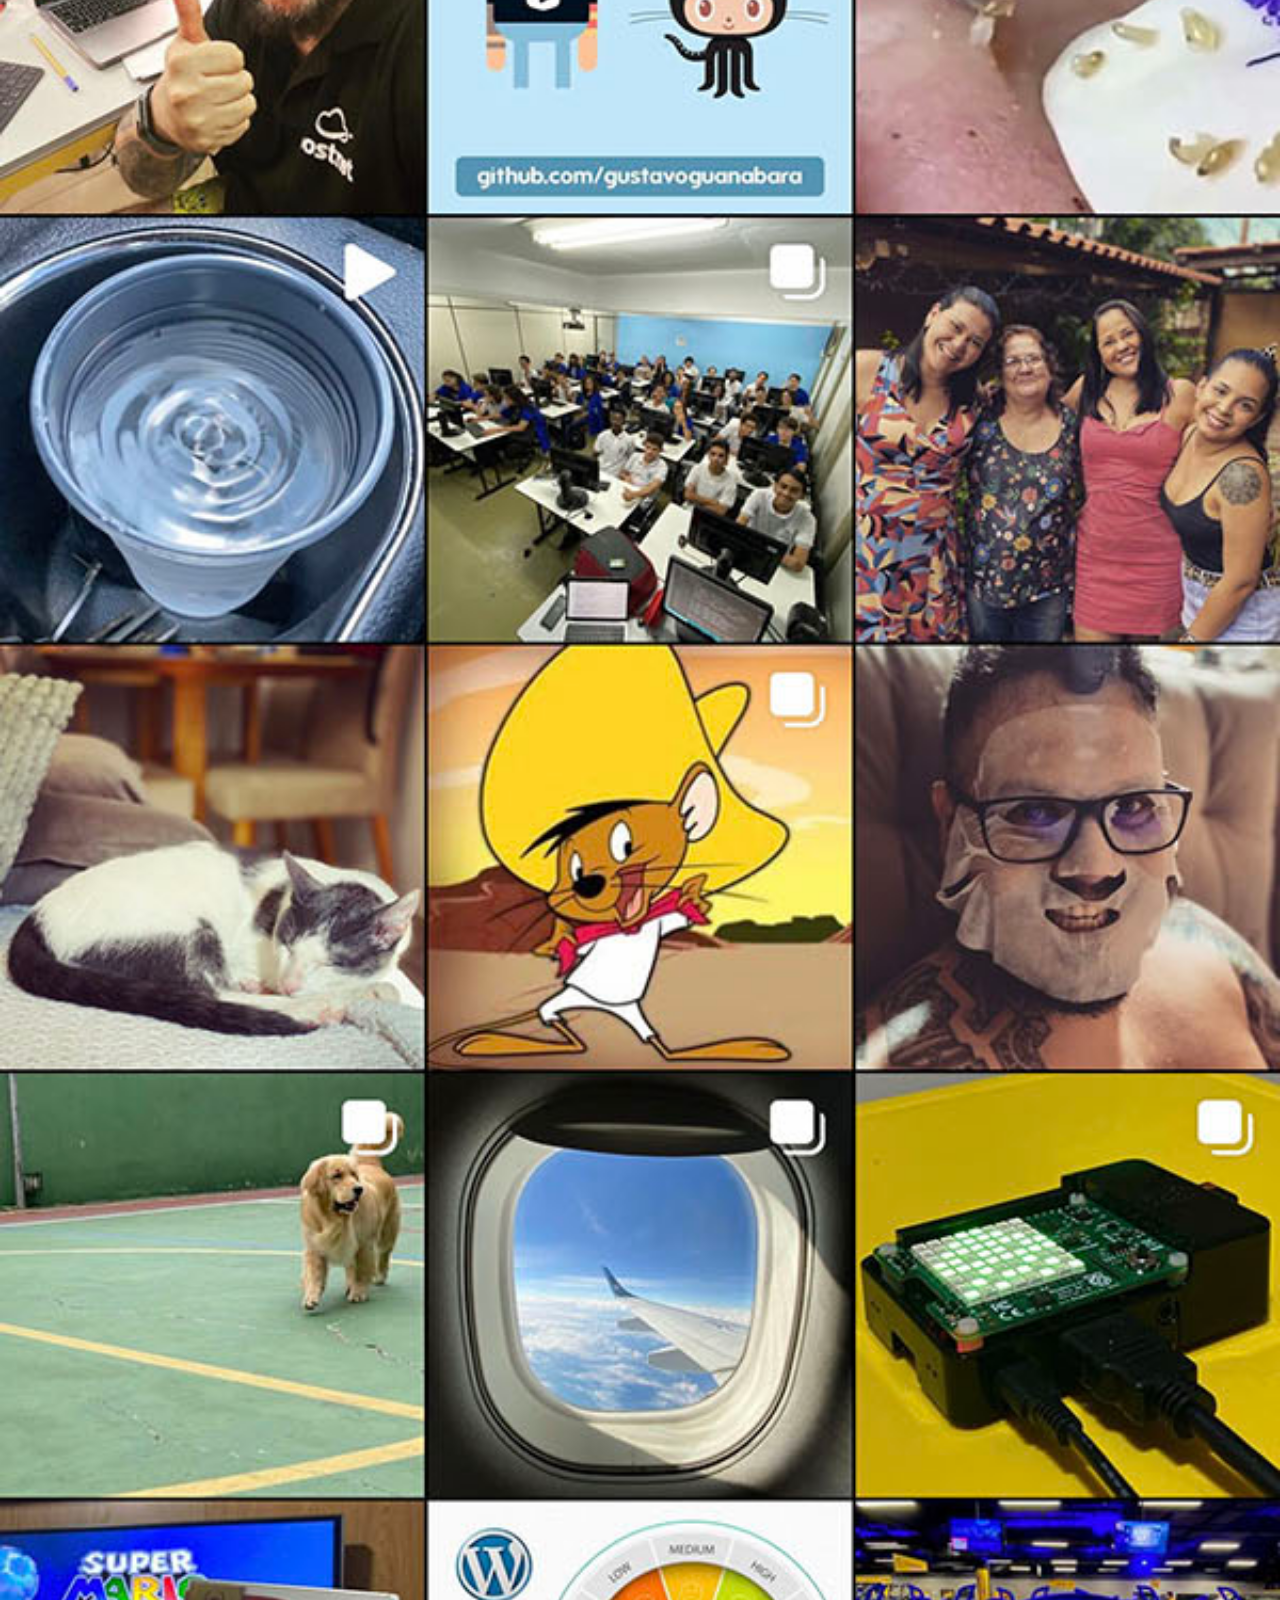
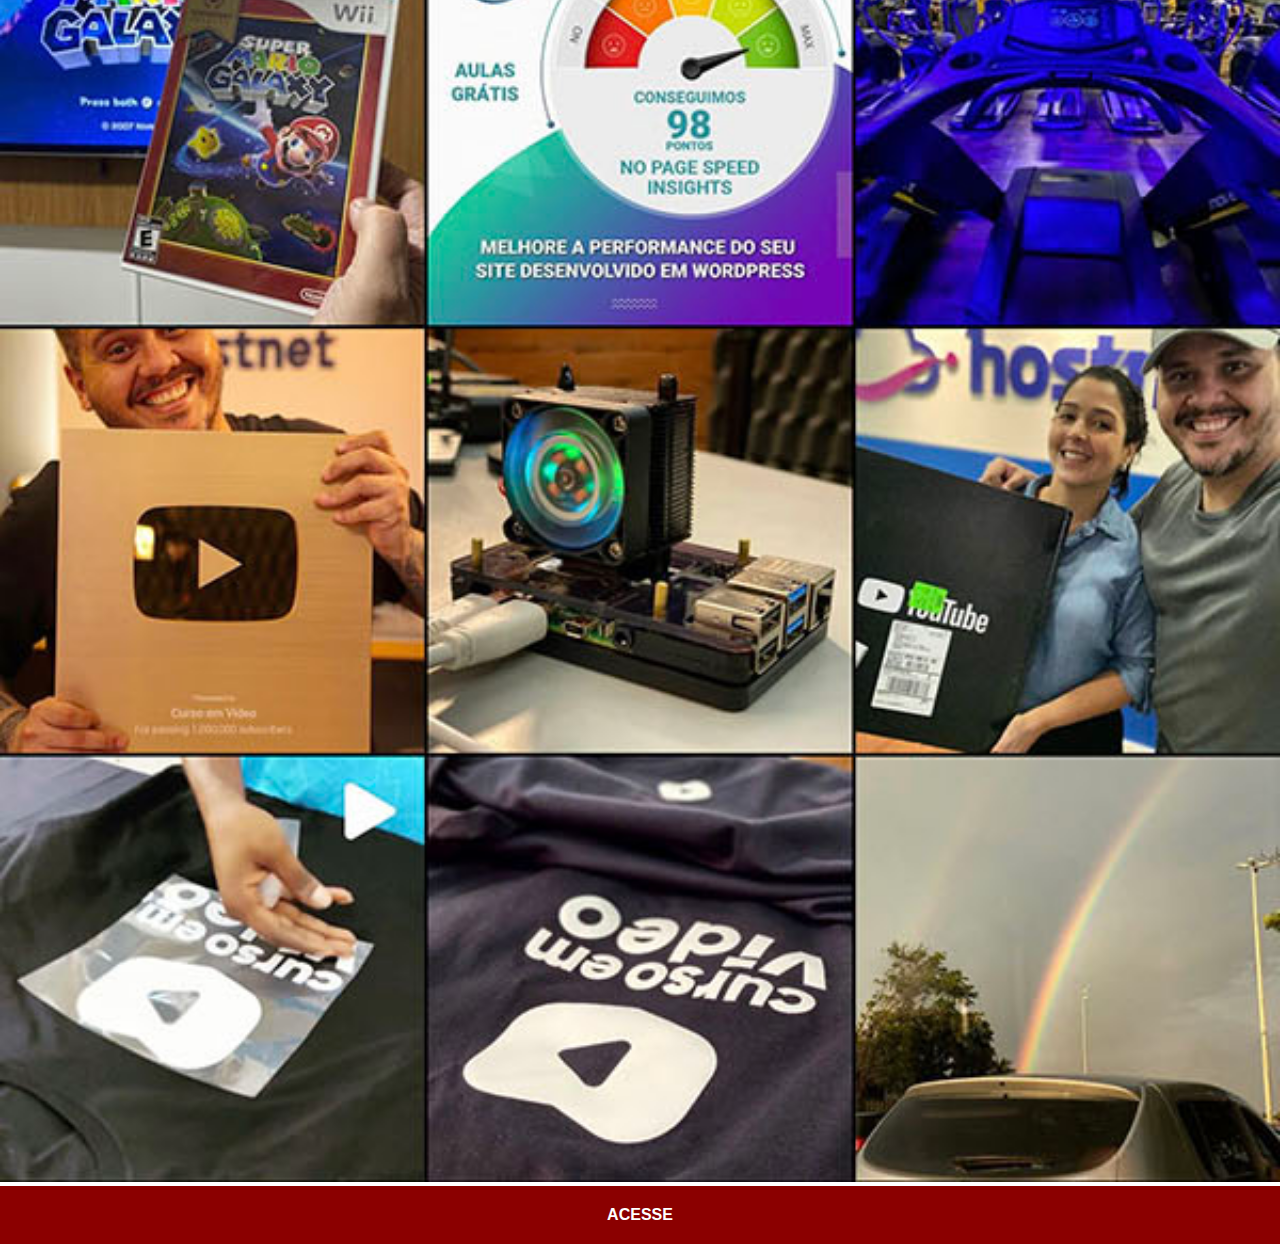
<file: instagran.html>
<!DOCTYPE html>
<html lang="pt-br">
<head>
    <meta charset="UTF-8">
    <meta name="viewport" content="width=device-width, initial-scale=1.0">
    <title>Document</title>
    <link rel="stylesheet" href="estilos/social.css">
</head>
<body>
    <img src="imagens/tela-instagram.jpg" alt="Instagram">
    <a href="https://www.instagram.com/gustavoguanabara/" target="_blank">ACESSE</a>
    
</body>
</html>
</file>
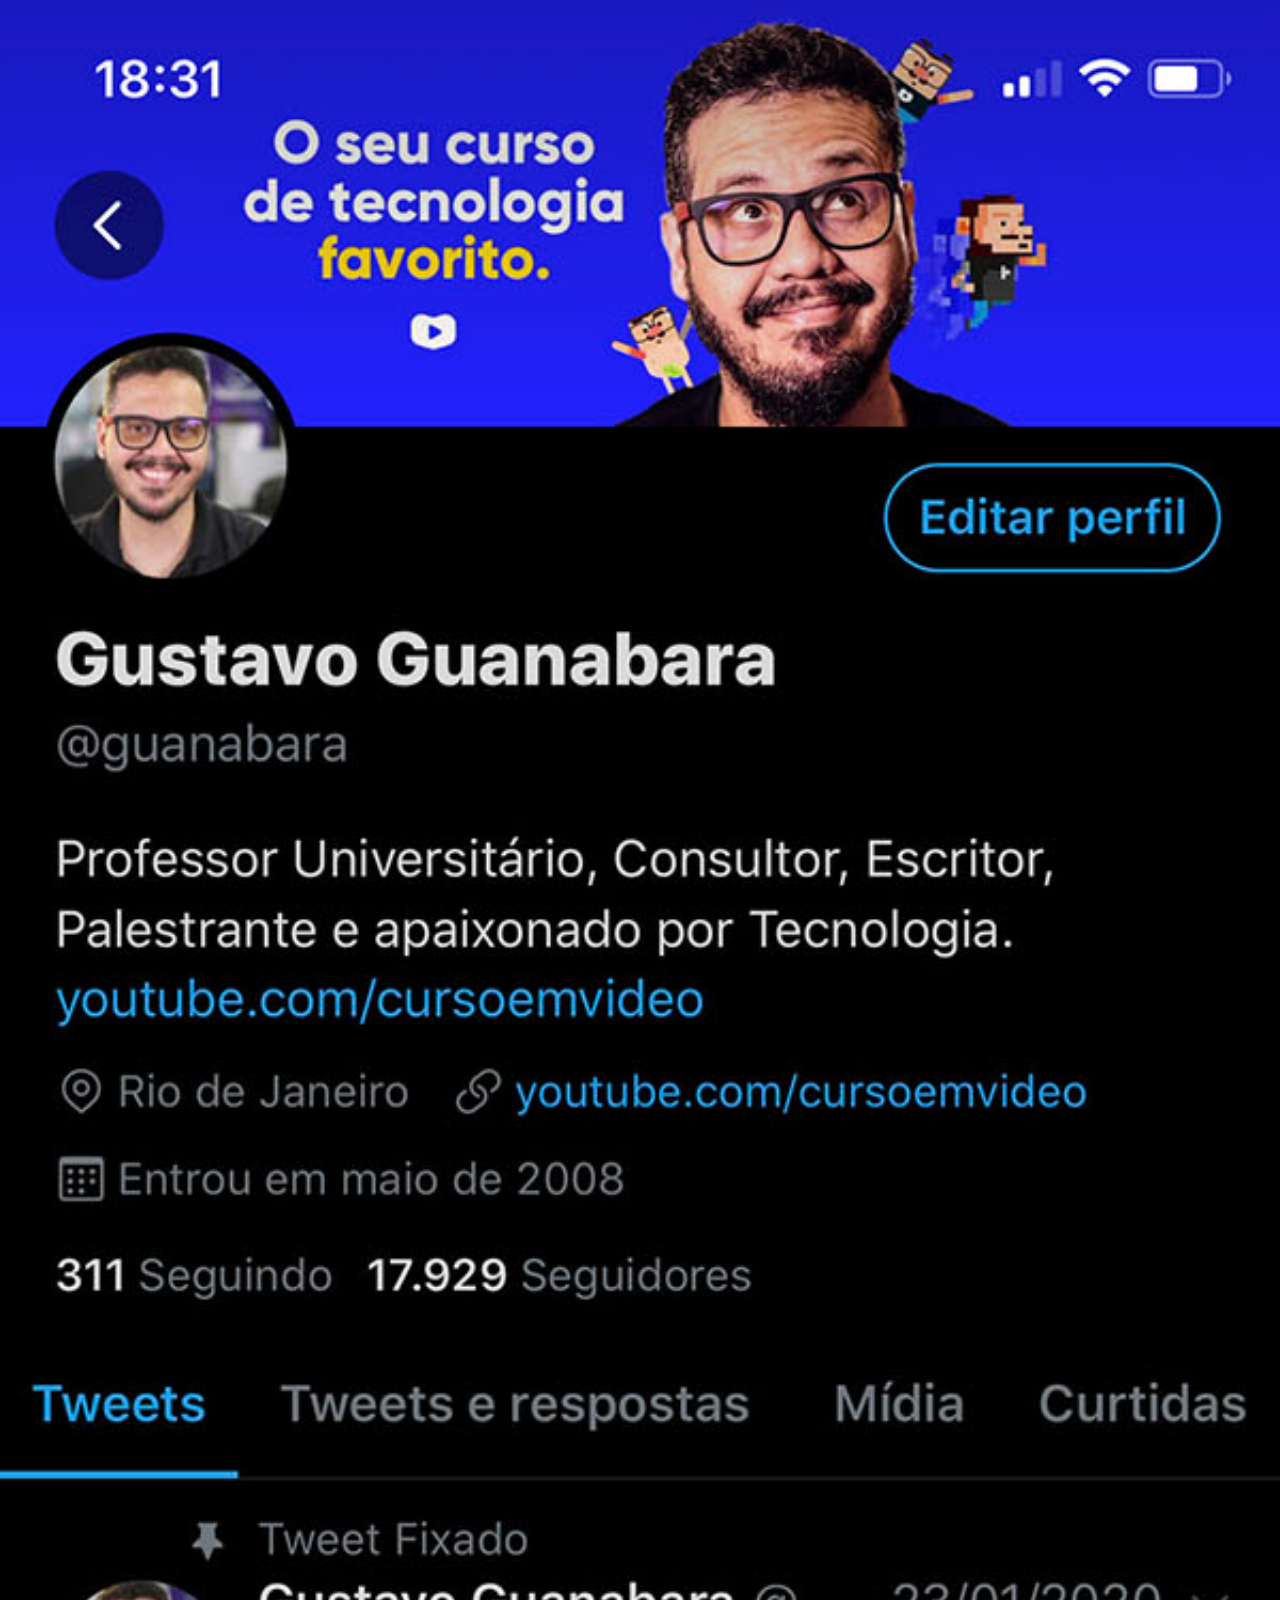
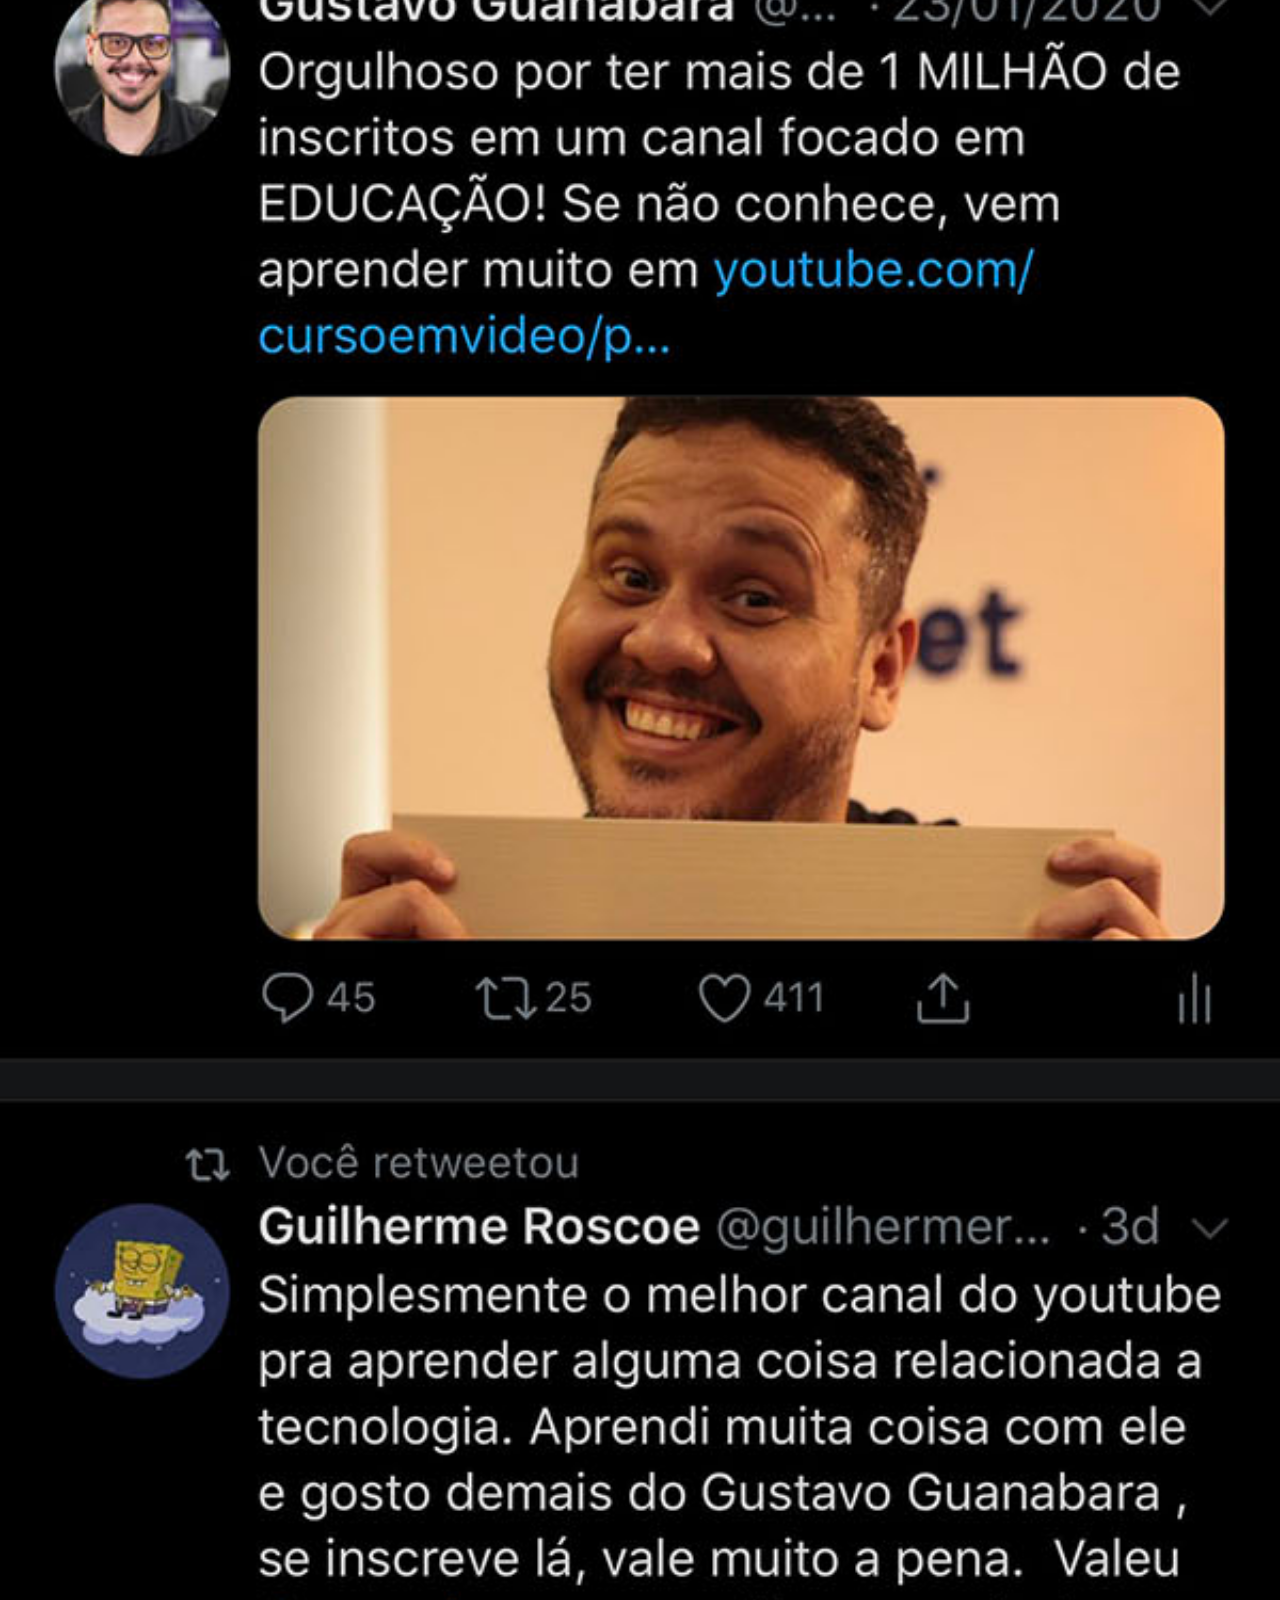
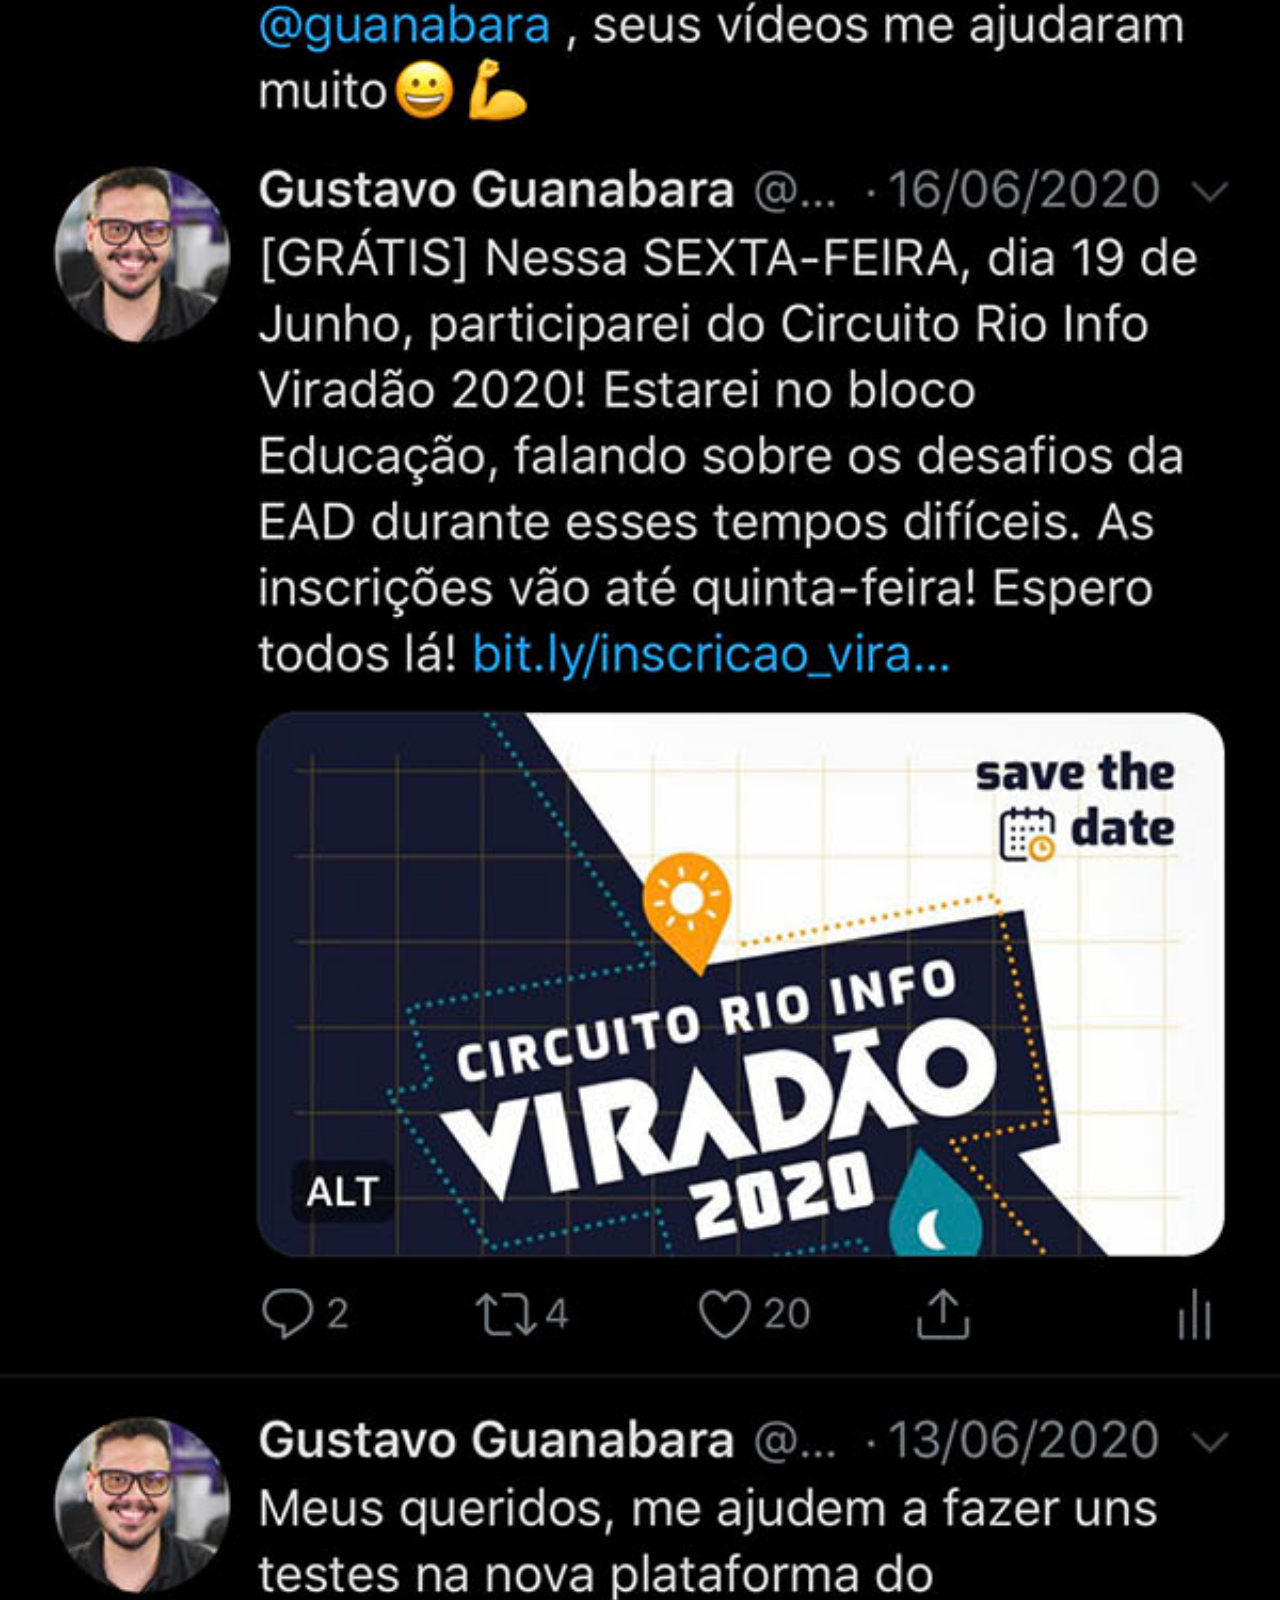
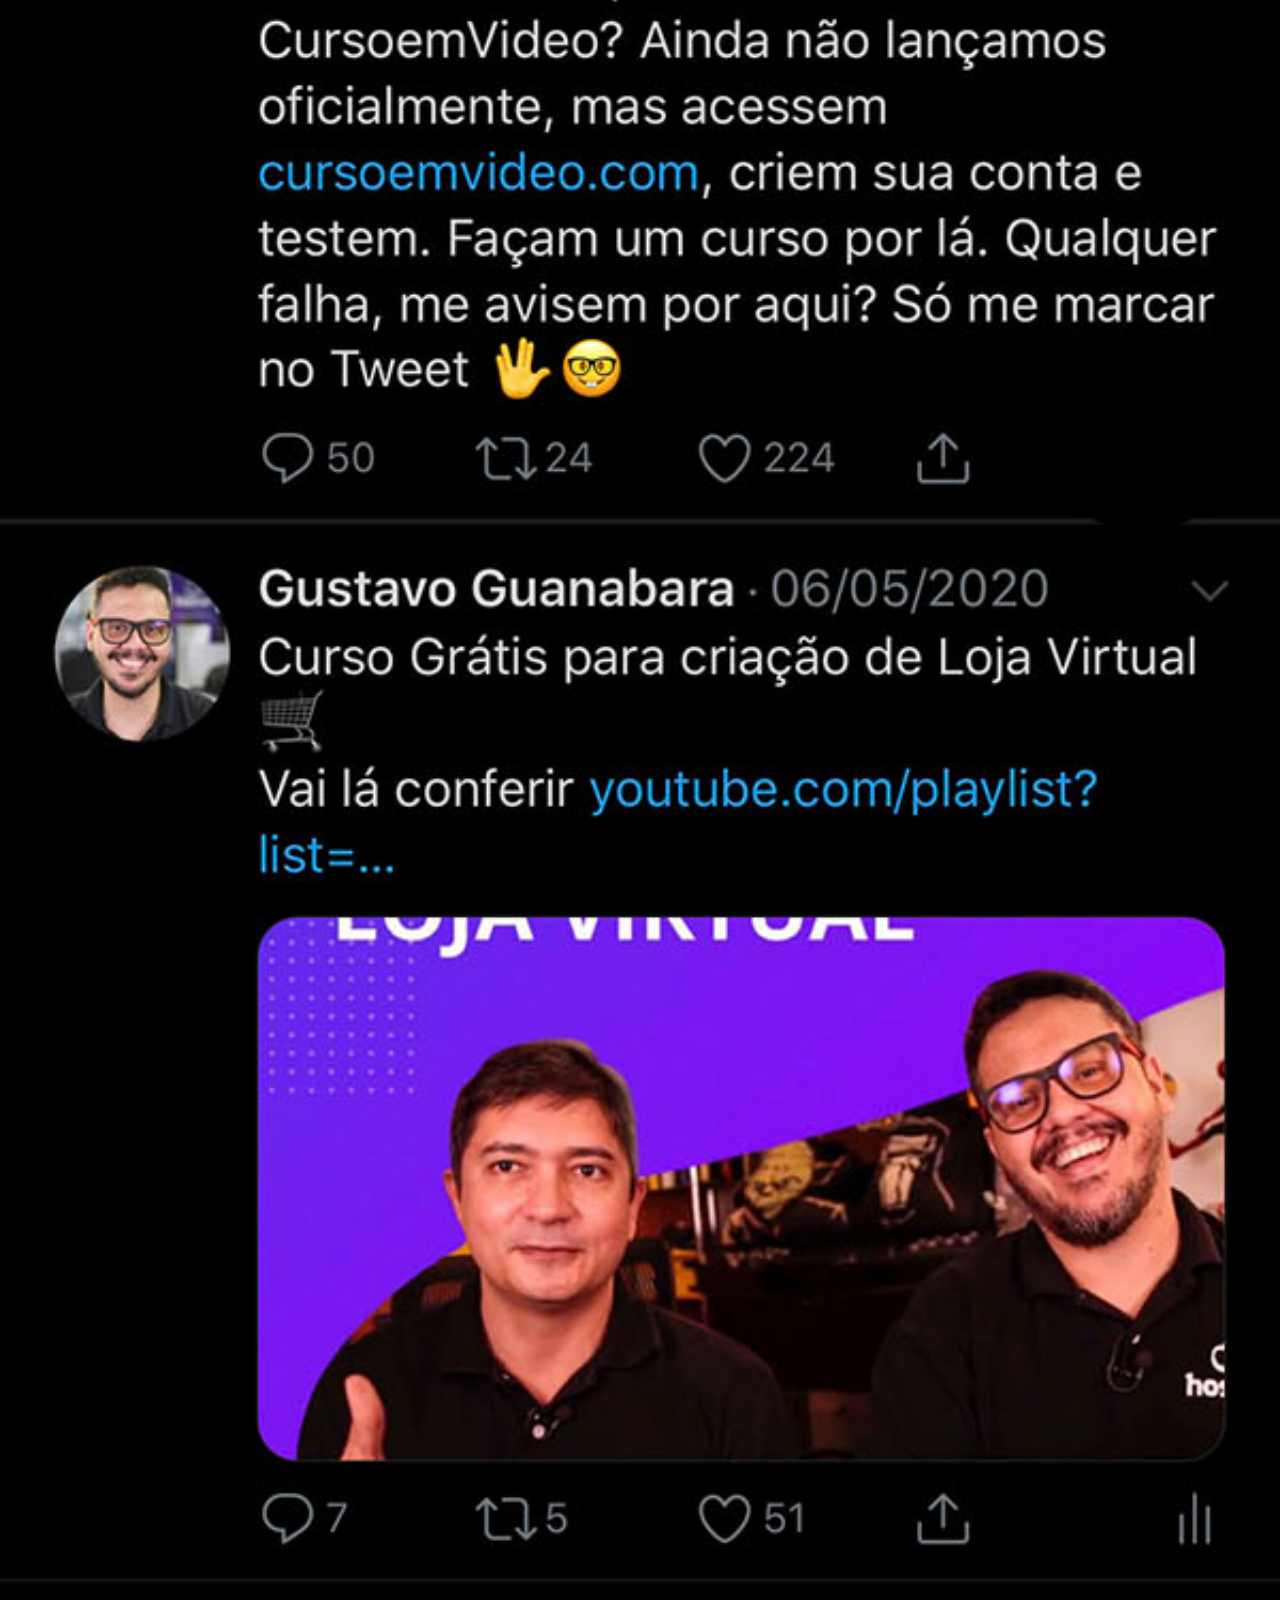
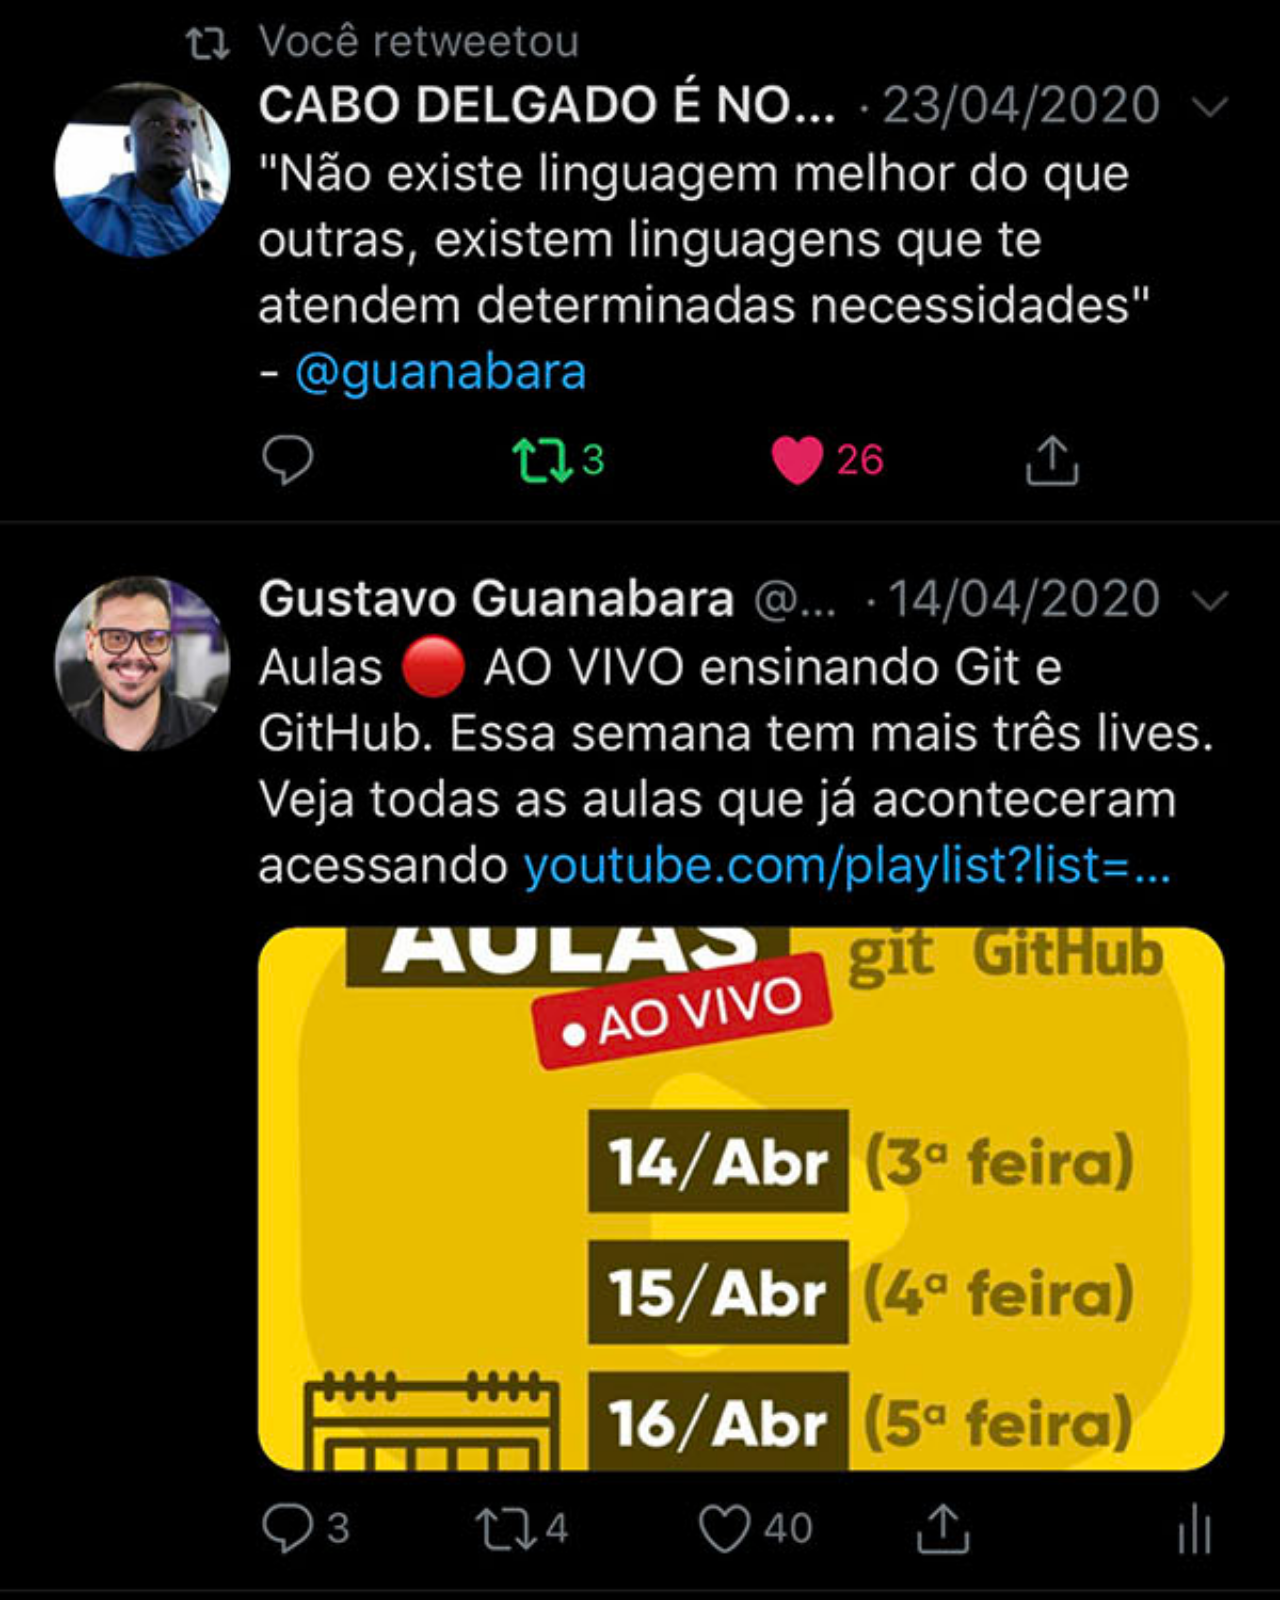
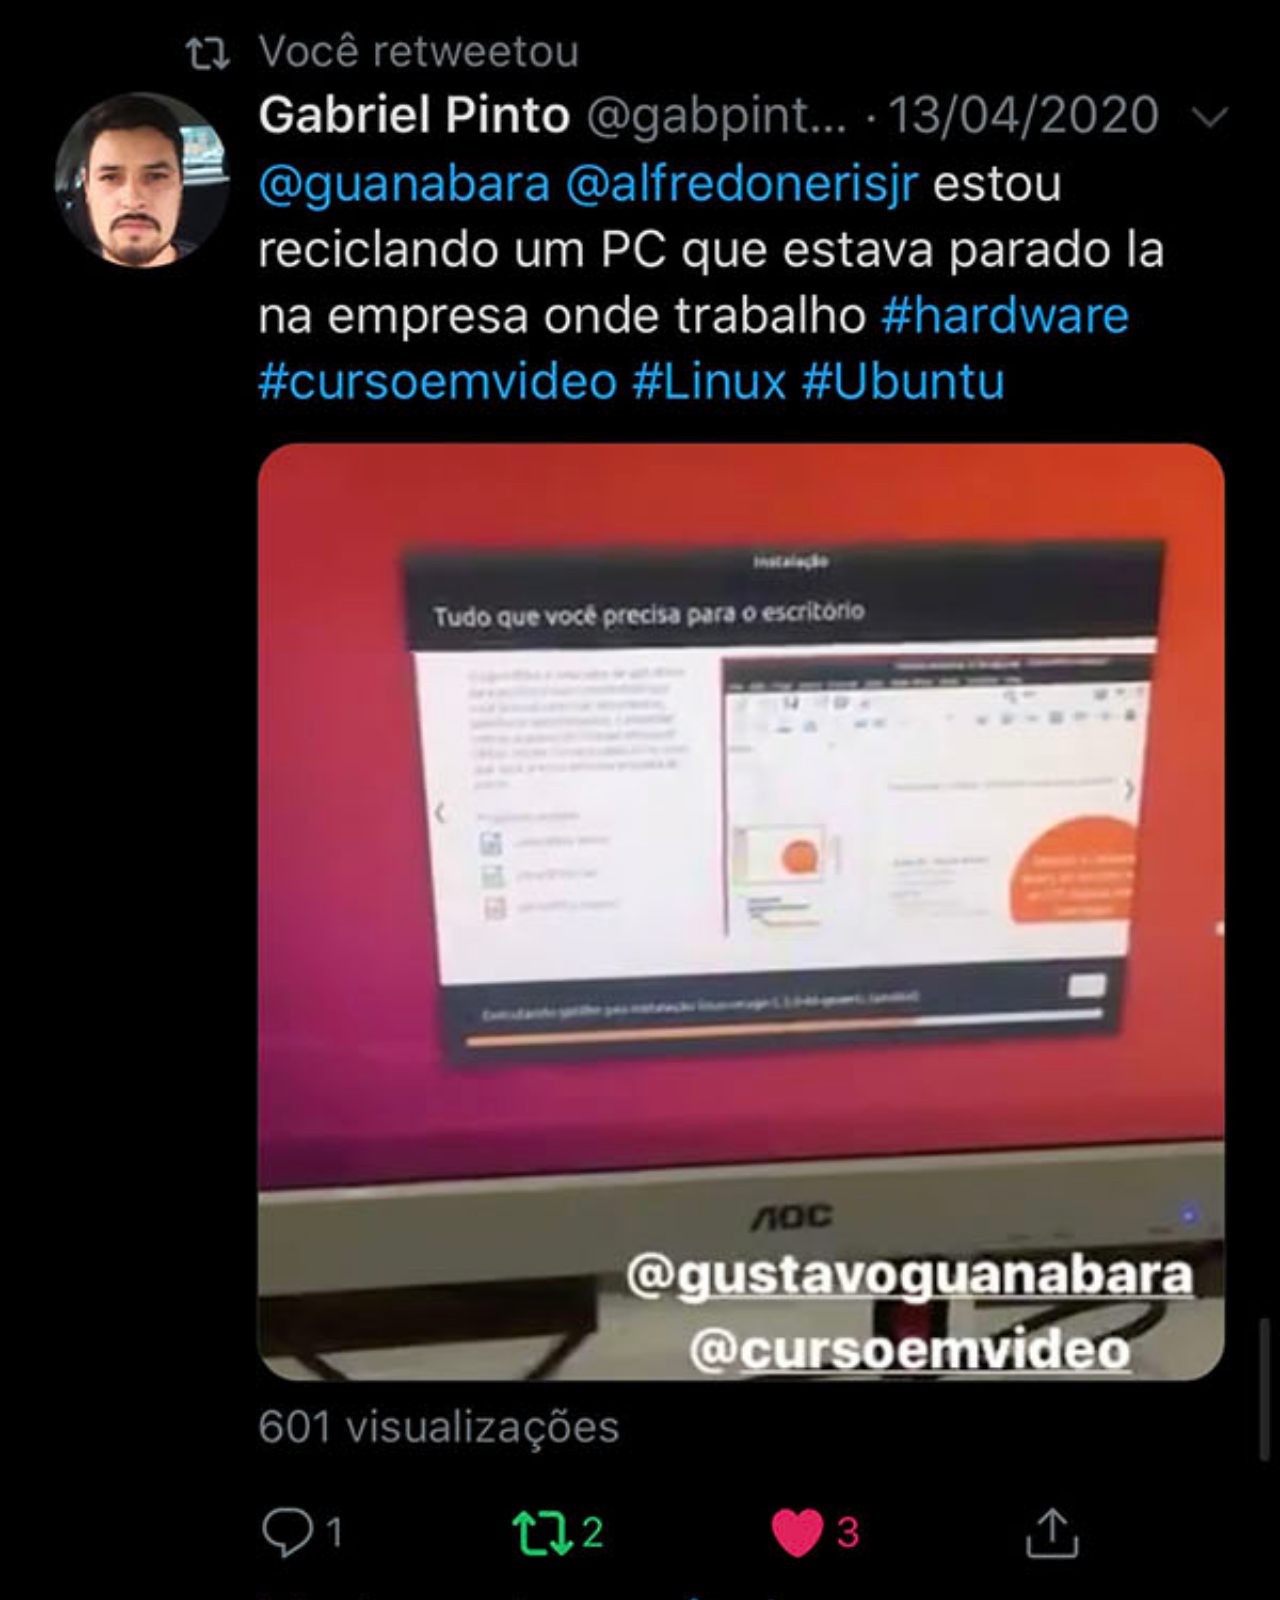
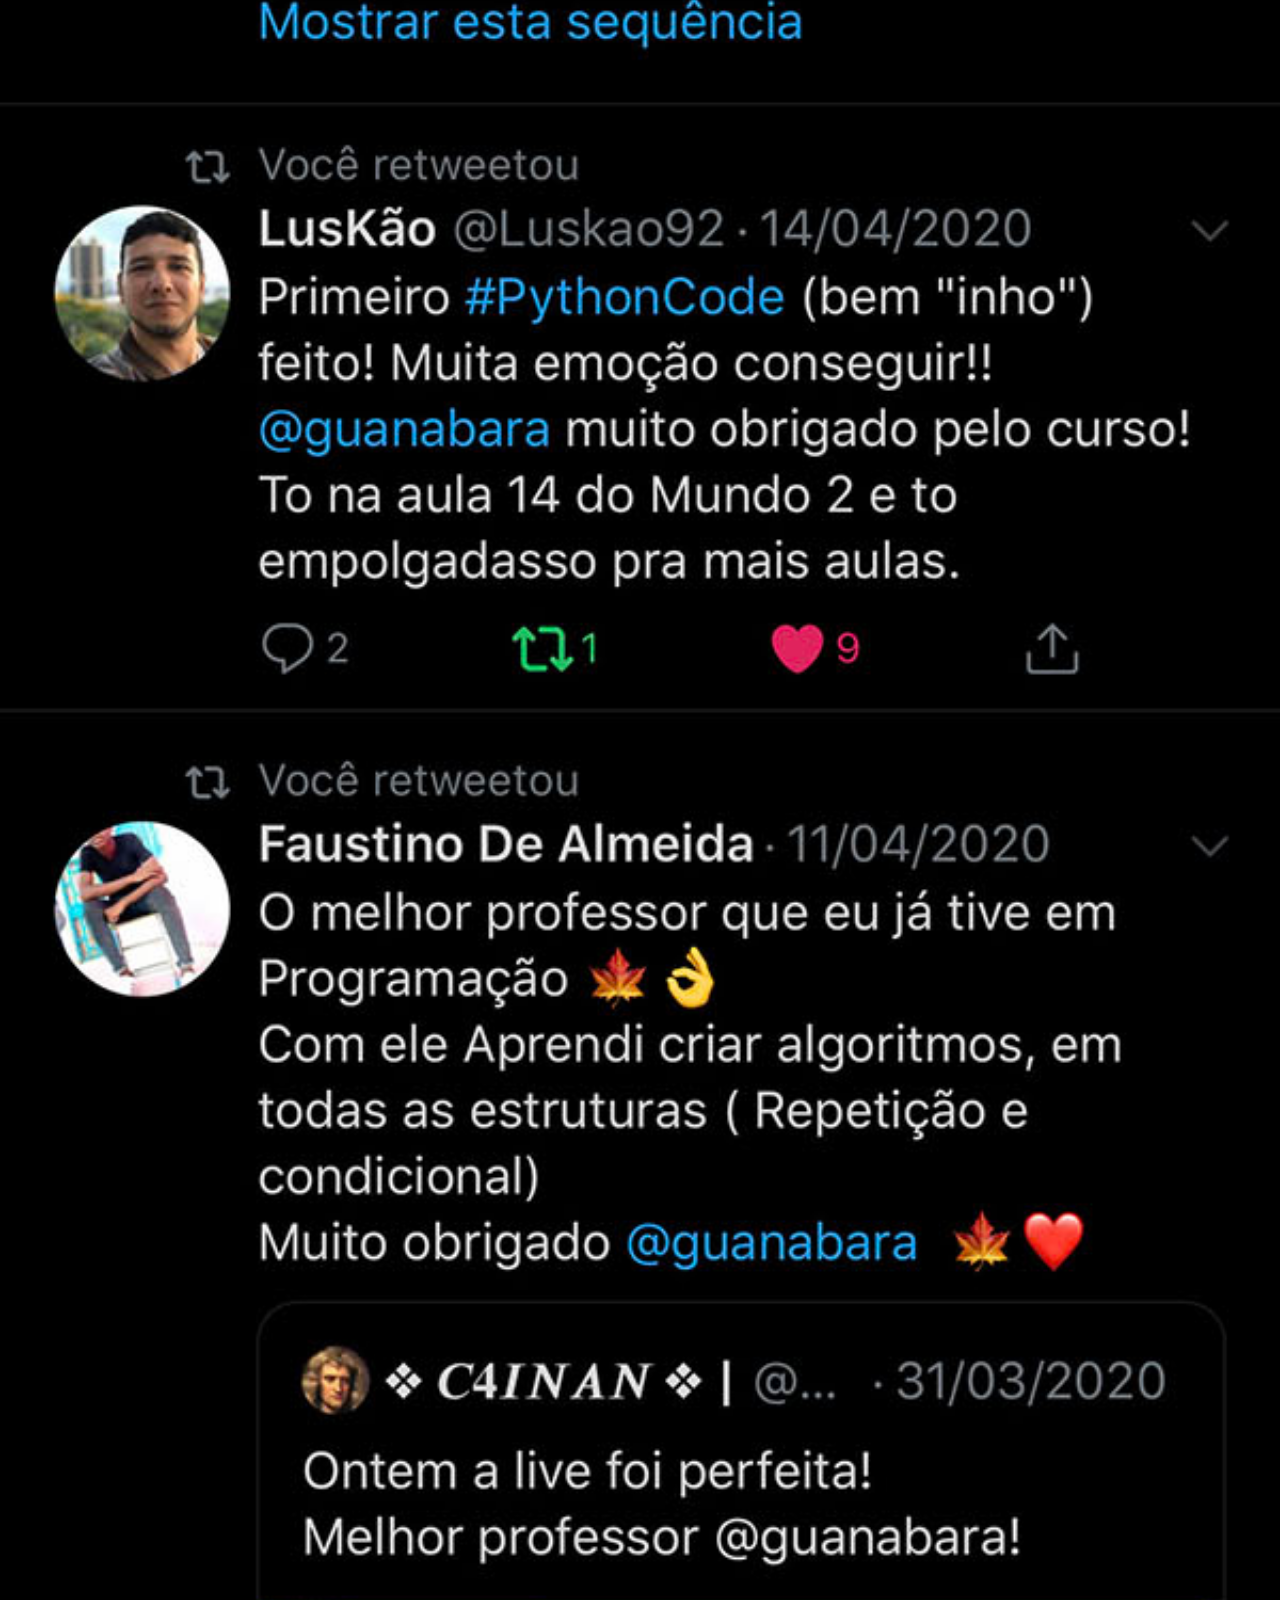
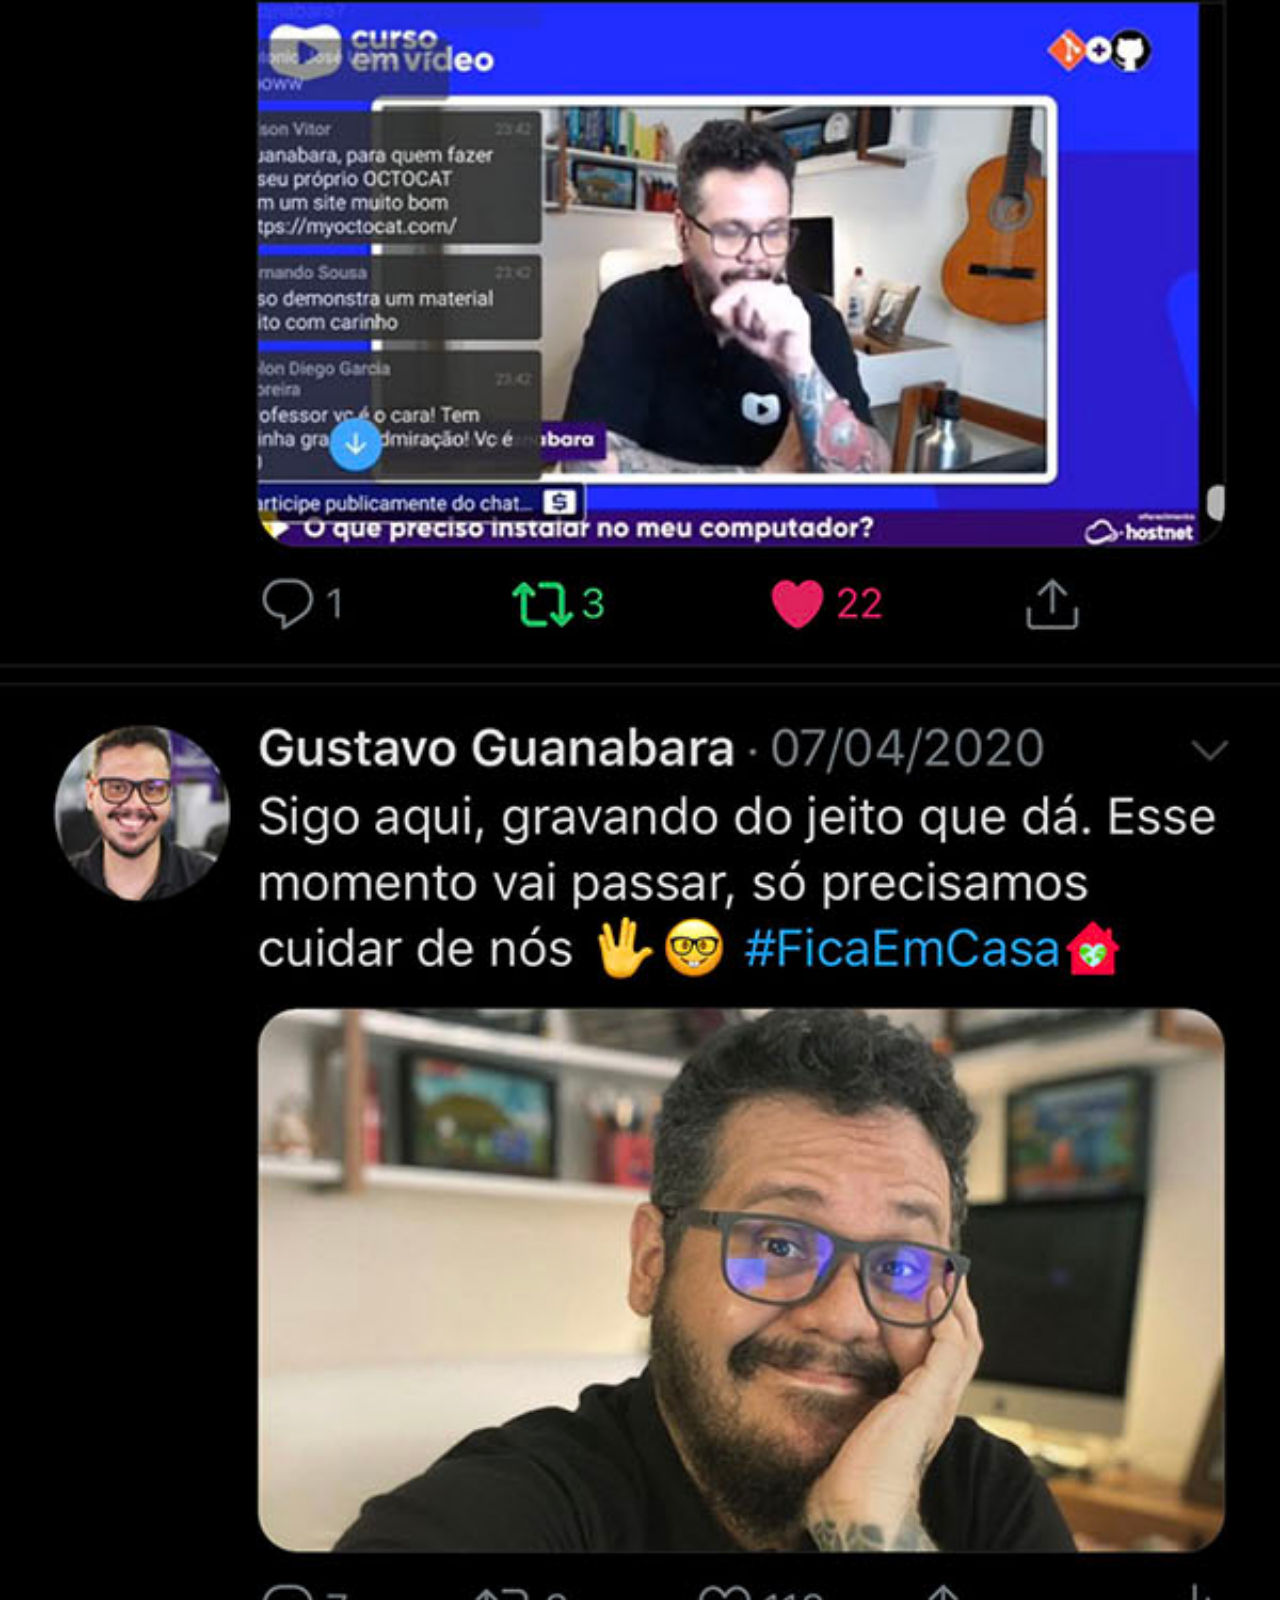
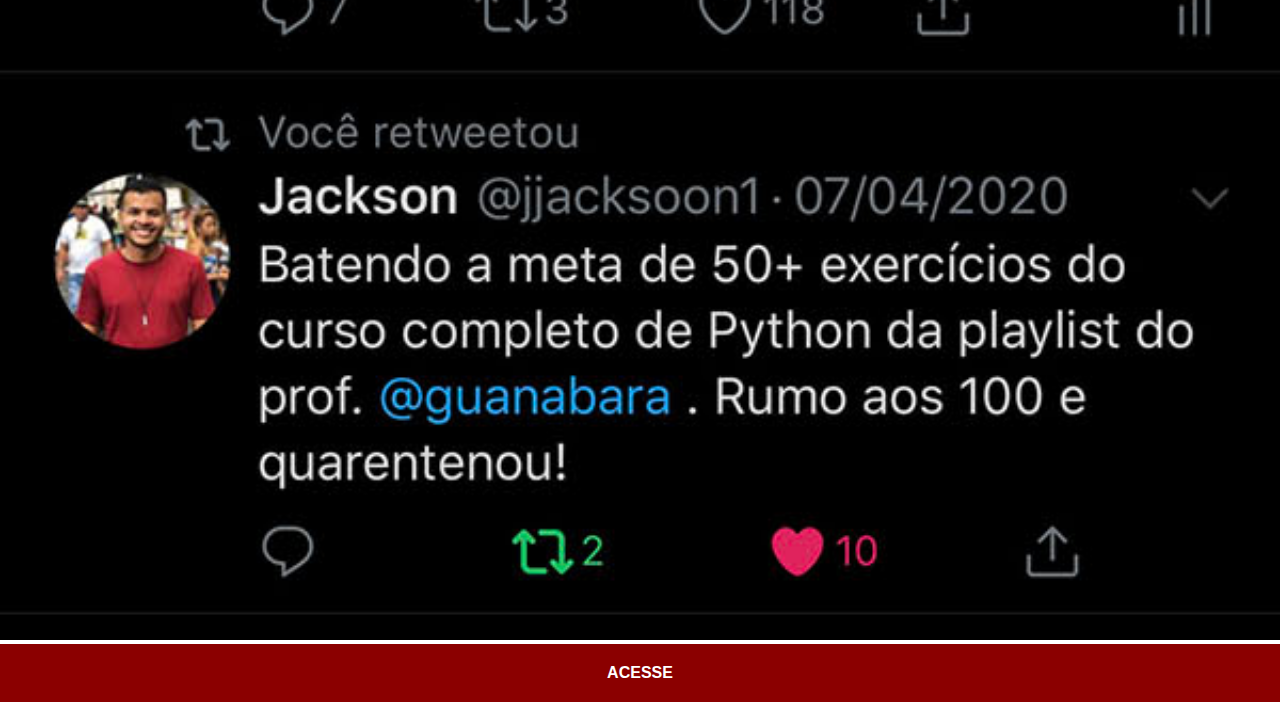
<file: twitter.html>
<!DOCTYPE html>
<html lang="pt-br">
<head>
    <meta charset="UTF-8">
    <meta name="viewport" content="width=device-width, initial-scale=1.0">
    <title>Document</title>
    <link rel="stylesheet" href="estilos/social.css">
</head>
<body>
    <img src="imagens/tela-twitter.jpg" alt="Twitter">
    <a href="https://x.com/guanabara" target="_blank">ACESSE</a>
    
</body>
</html>
</file>
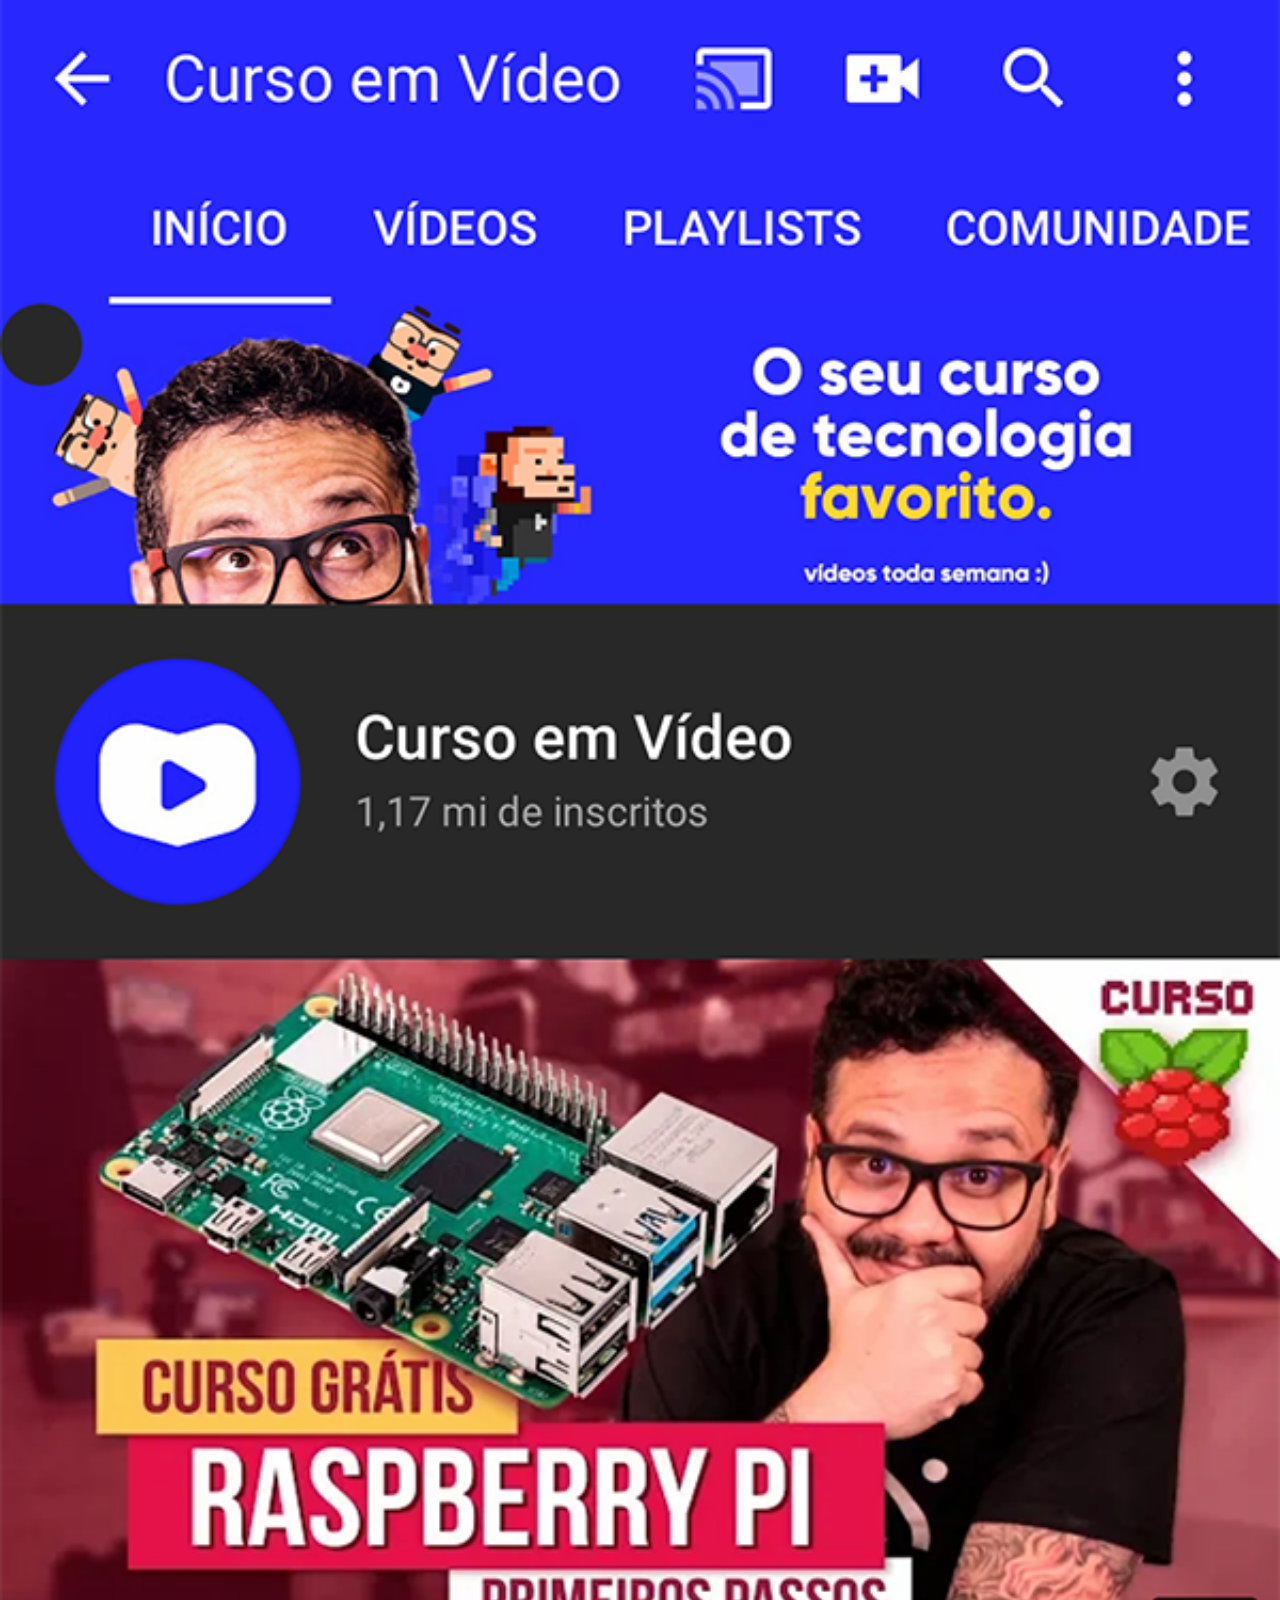
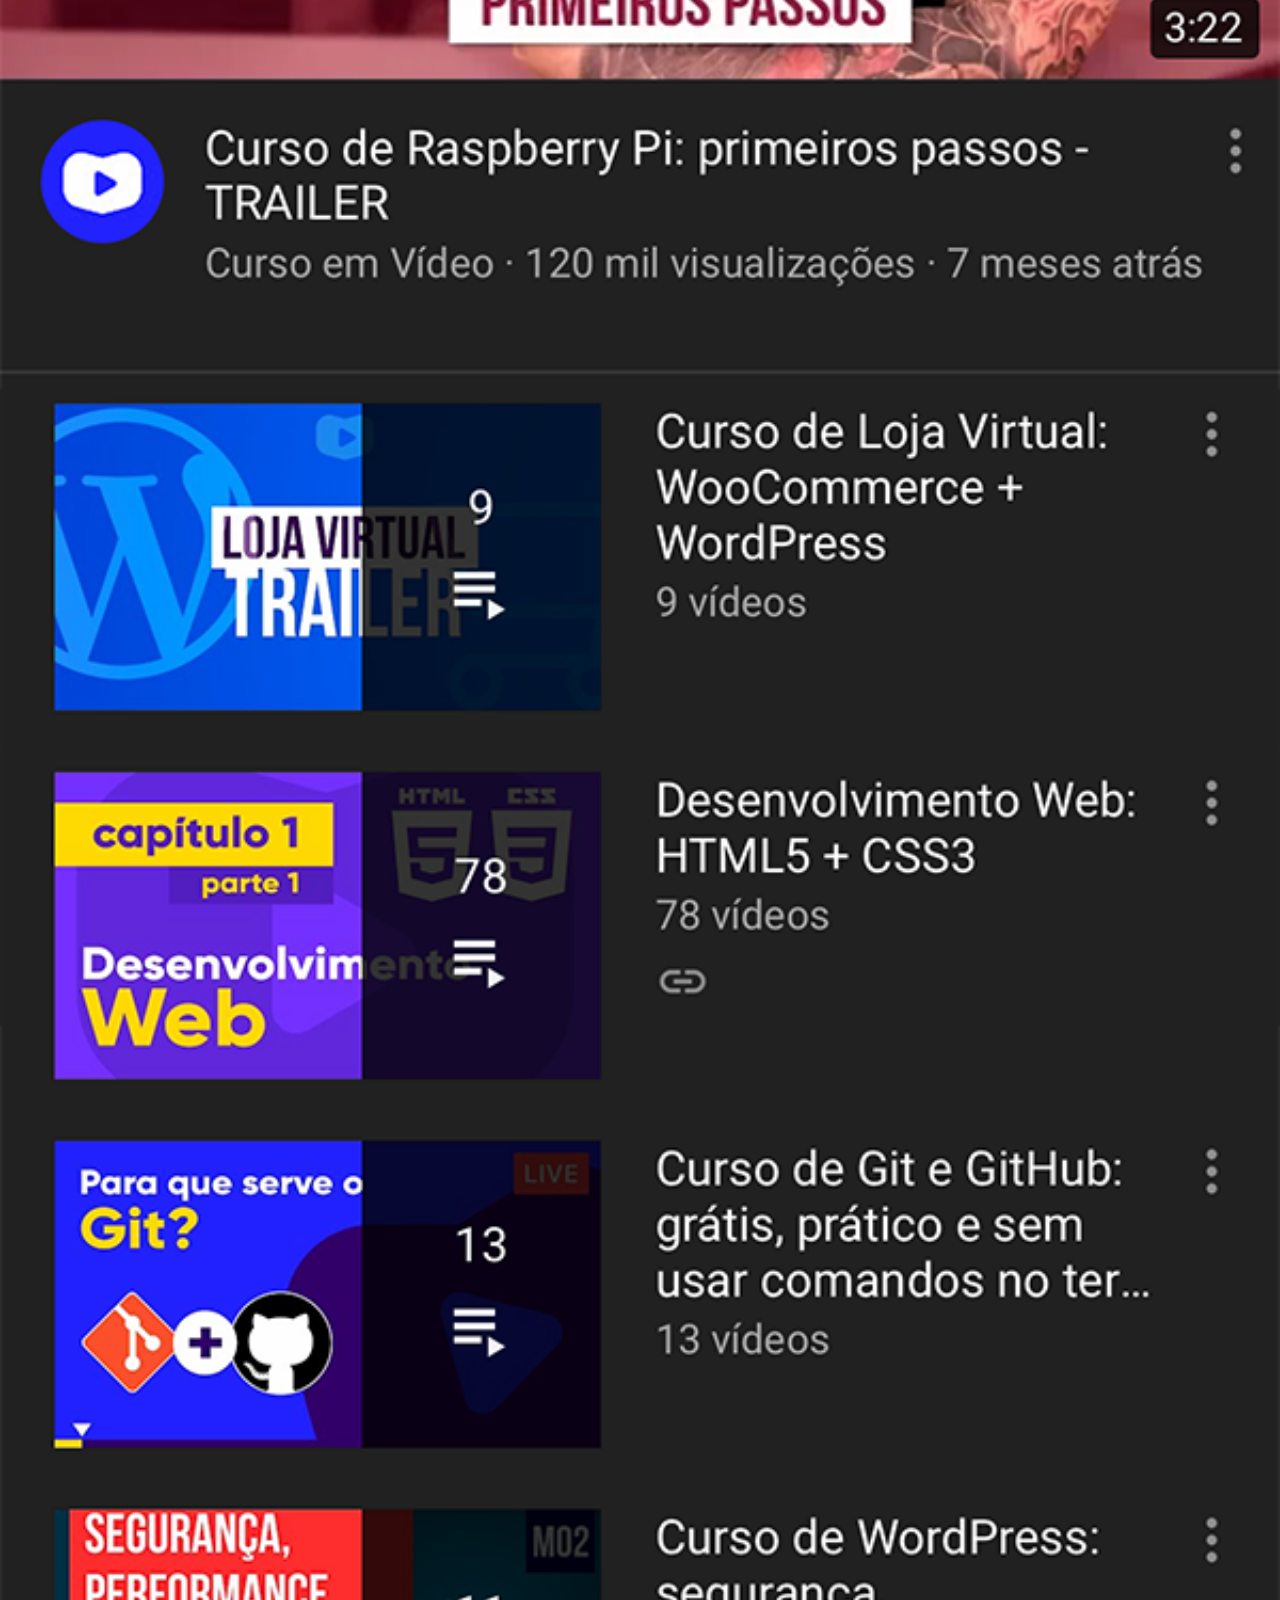
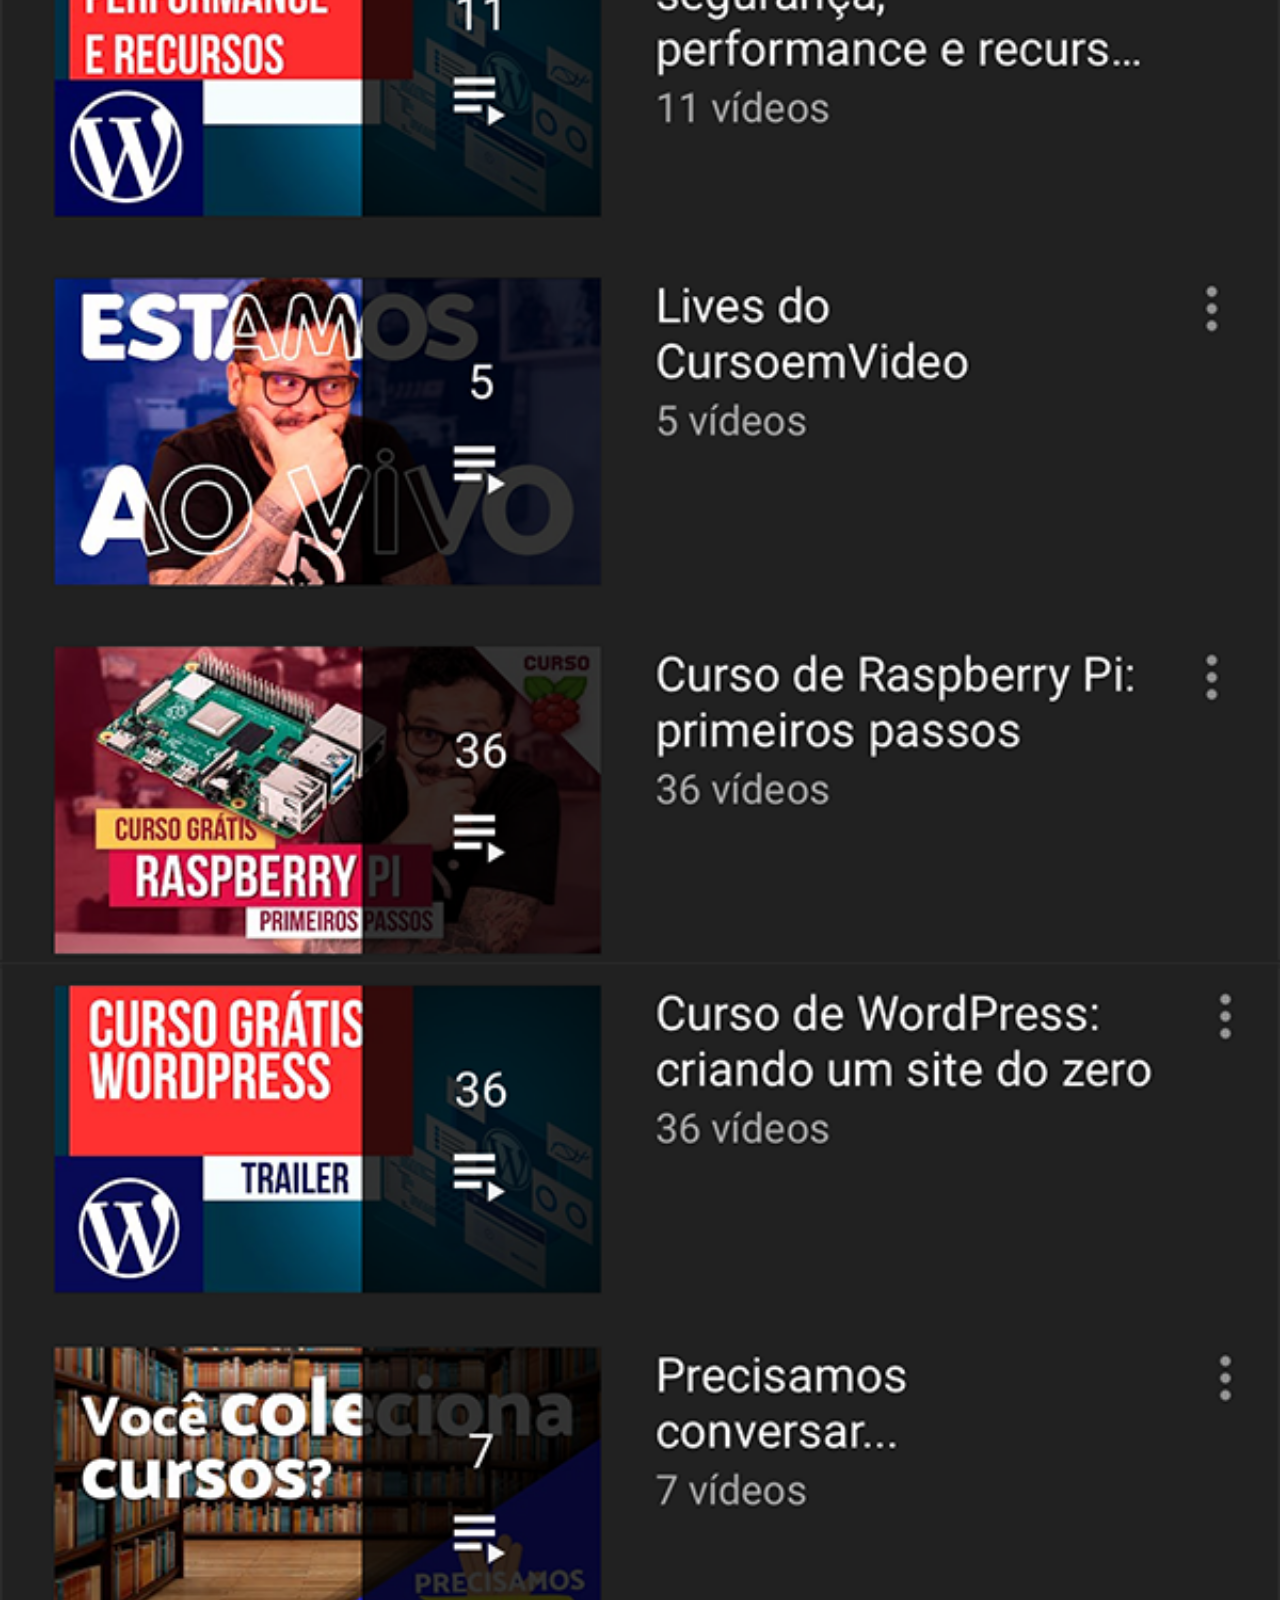
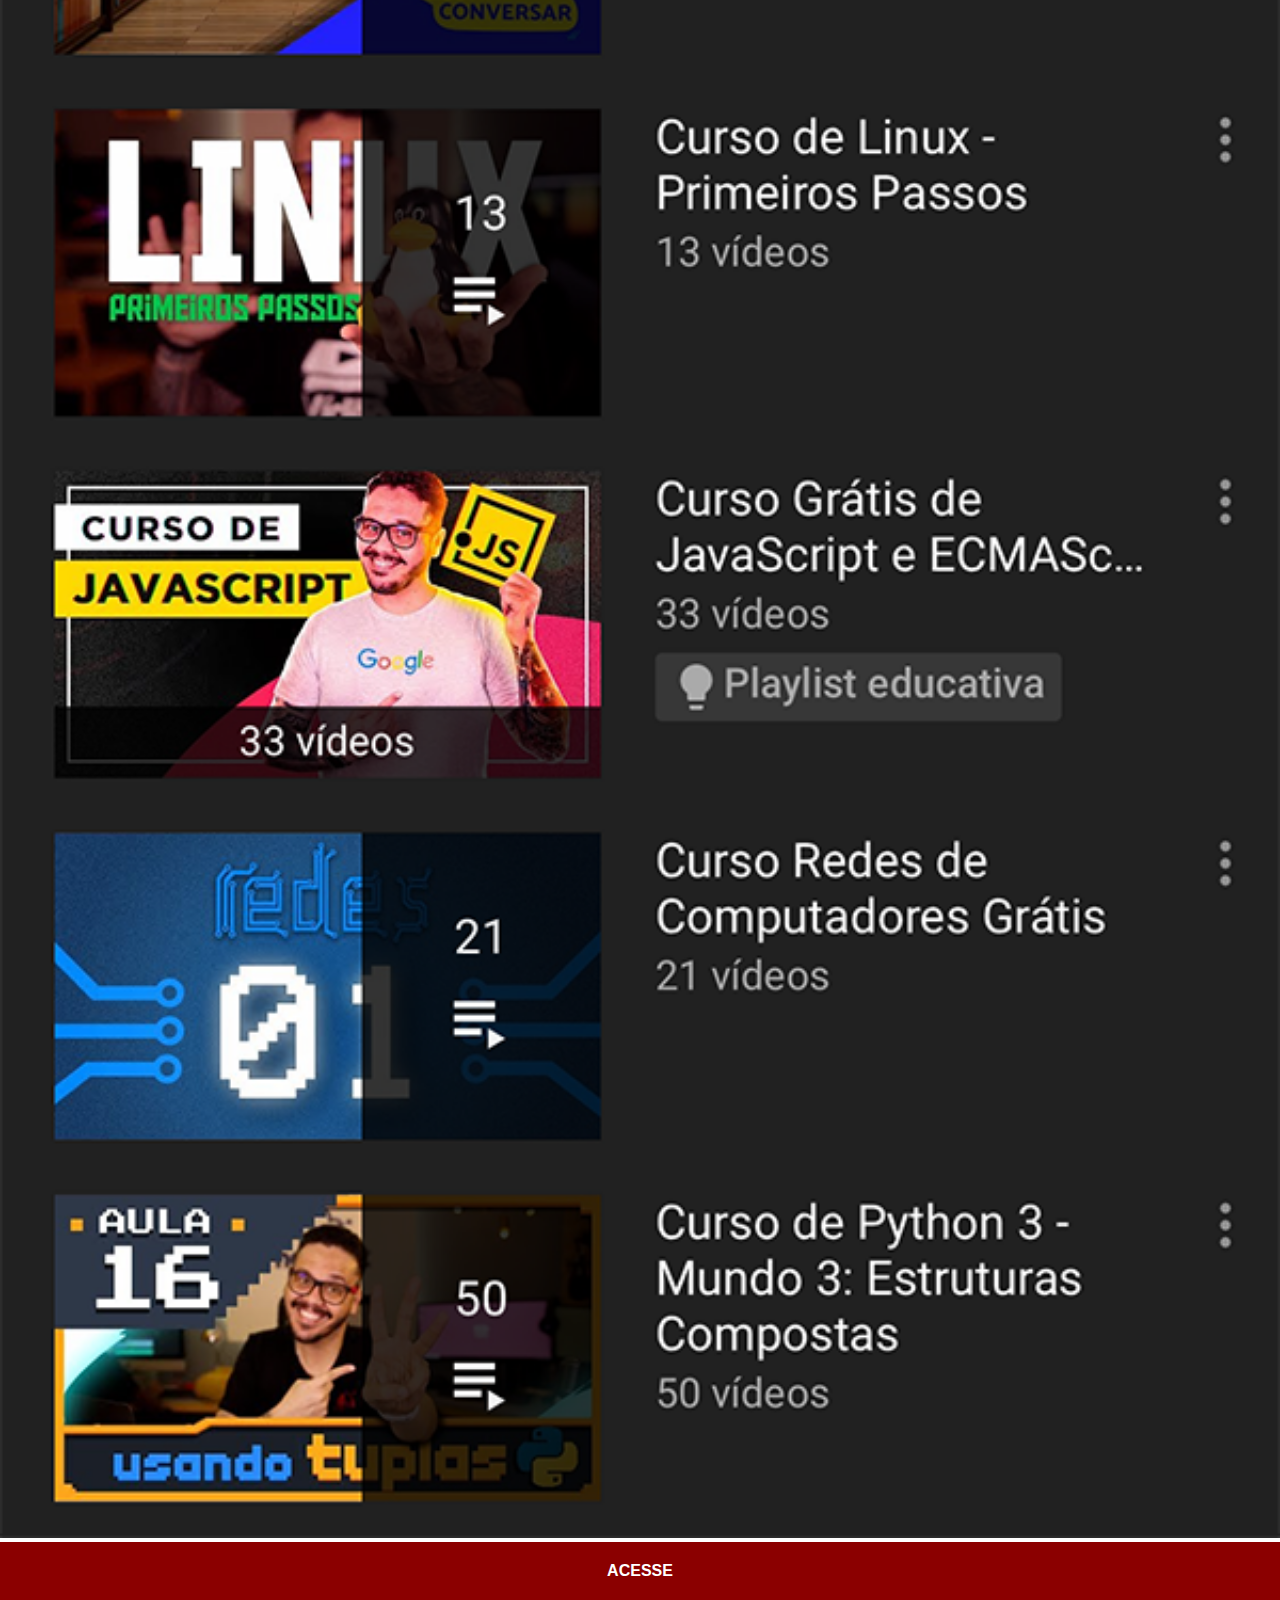
<file: youtuber.html>
<!DOCTYPE html>
<html lang="pt-br">
<head>
    <meta charset="UTF-8">
    <meta name="viewport" content="width=device-width, initial-scale=1.0">
    <title>YouTube</title>
    <link rel="stylesheet" href="estilos/social.css">
</head>
<body>
    <img src="imagens/tela-youtube.png" alt="YouTube">
    <a href="https://www.youtube.com/c/CursoemVídeo/playlists" target="_blank">ACESSE</a>
    
</body>
</html>
</file>
<file: estilos/style.css>
@charset "UTF-8";

* {
    margin: 0px;
    padding: 0px;
    font-family: Arial, Helvetica, sans-serif;
}
html, body {
    height: 100vh;
    width: 100vw;
    background-color: black;
}
body {
    background: url('../imagens/fundo-madeira.jpg') no-repeat bottom center;
    background-size: cover;
    background-attachment: fixed;
}
main {
    height: 100vh;
    position: relative;
}

section#telefone {
    position: absolute;
    top: 50%;
    left: 50%;
    transform: translate(-50%, -50%);

    background:url('../imagens/frame-iphone.png') no-repeat;
    height: 627px;
    width: 311px;
    
}
iframe#tela {
    position: relative;
    width: 267px;
    height: 471px;
    top: 80px;
    left: 23px;
}
section#redes-sociais {
    text-align: right;
}
section#redes-sociais img{
    width: 50px;
    margin: 10px;
    box-shadow: 2px 2px 2px rgba(0, 0, 0, 0.438);
    border-radius: 50%;
    box-sizing: border-box;
}
section#redes-sociais img:hover {
    border: 2px solid rgba(255, 255, 255, 0.623);
    box-shadow: 5px 5px 10px rgba(0, 0, 0, 0.637);
    transform: translate(-4px, -4px);
    transition-duration: 0.2s;
}
section#redes-sociais img:active {
    transform: scale(95%);
}
</file>
<file: estilos/social.css>
@charset "UTF-8";

* {
    margin: 0px;
    padding: 0px;
    font-family: Arial, Helvetica, sans-serif;
}
::-webkit-scrollbar{
    width: 0px;
    height: 0px;
}
img {
    width: 100vw;
}
a {
    display: block;
    background-color: darkred;
    color: white;
    padding: 20px;
    text-align: center;
    font-weight: bolder;
    text-decoration: none;


}
</file>
